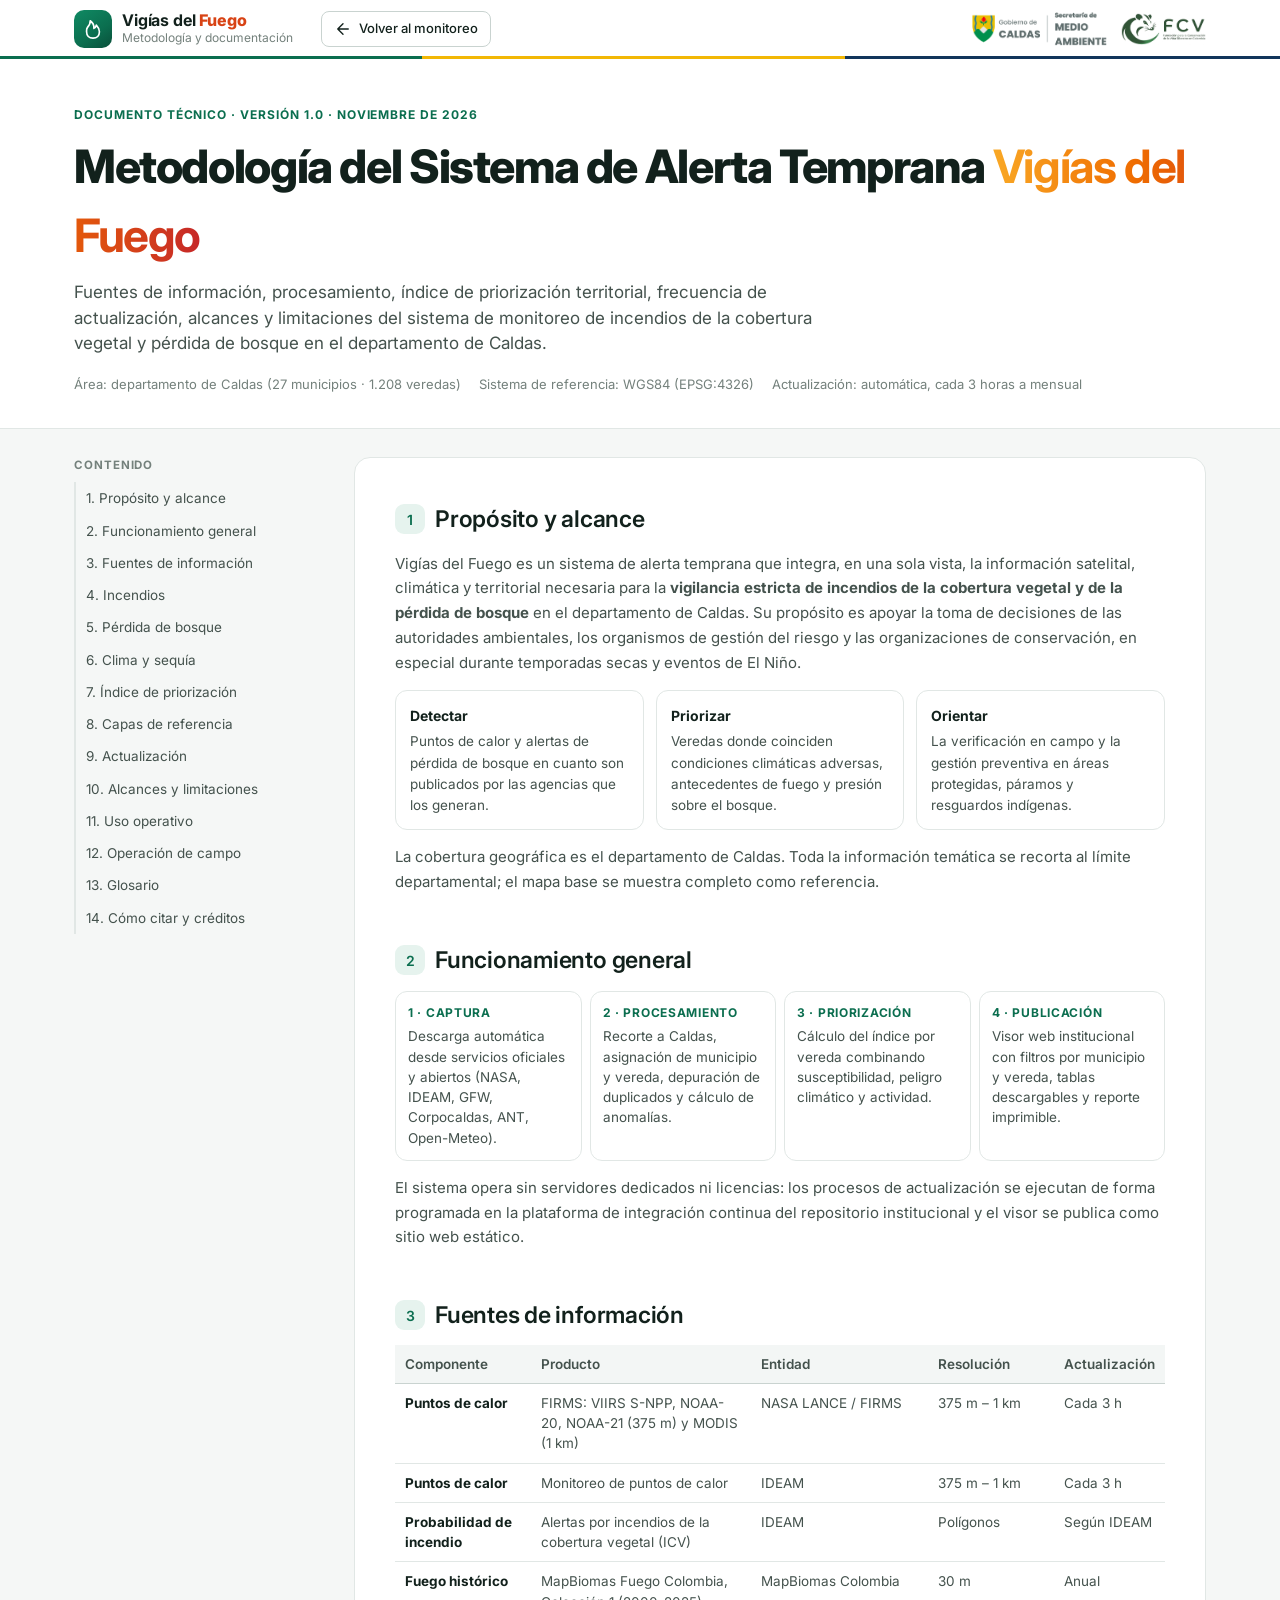
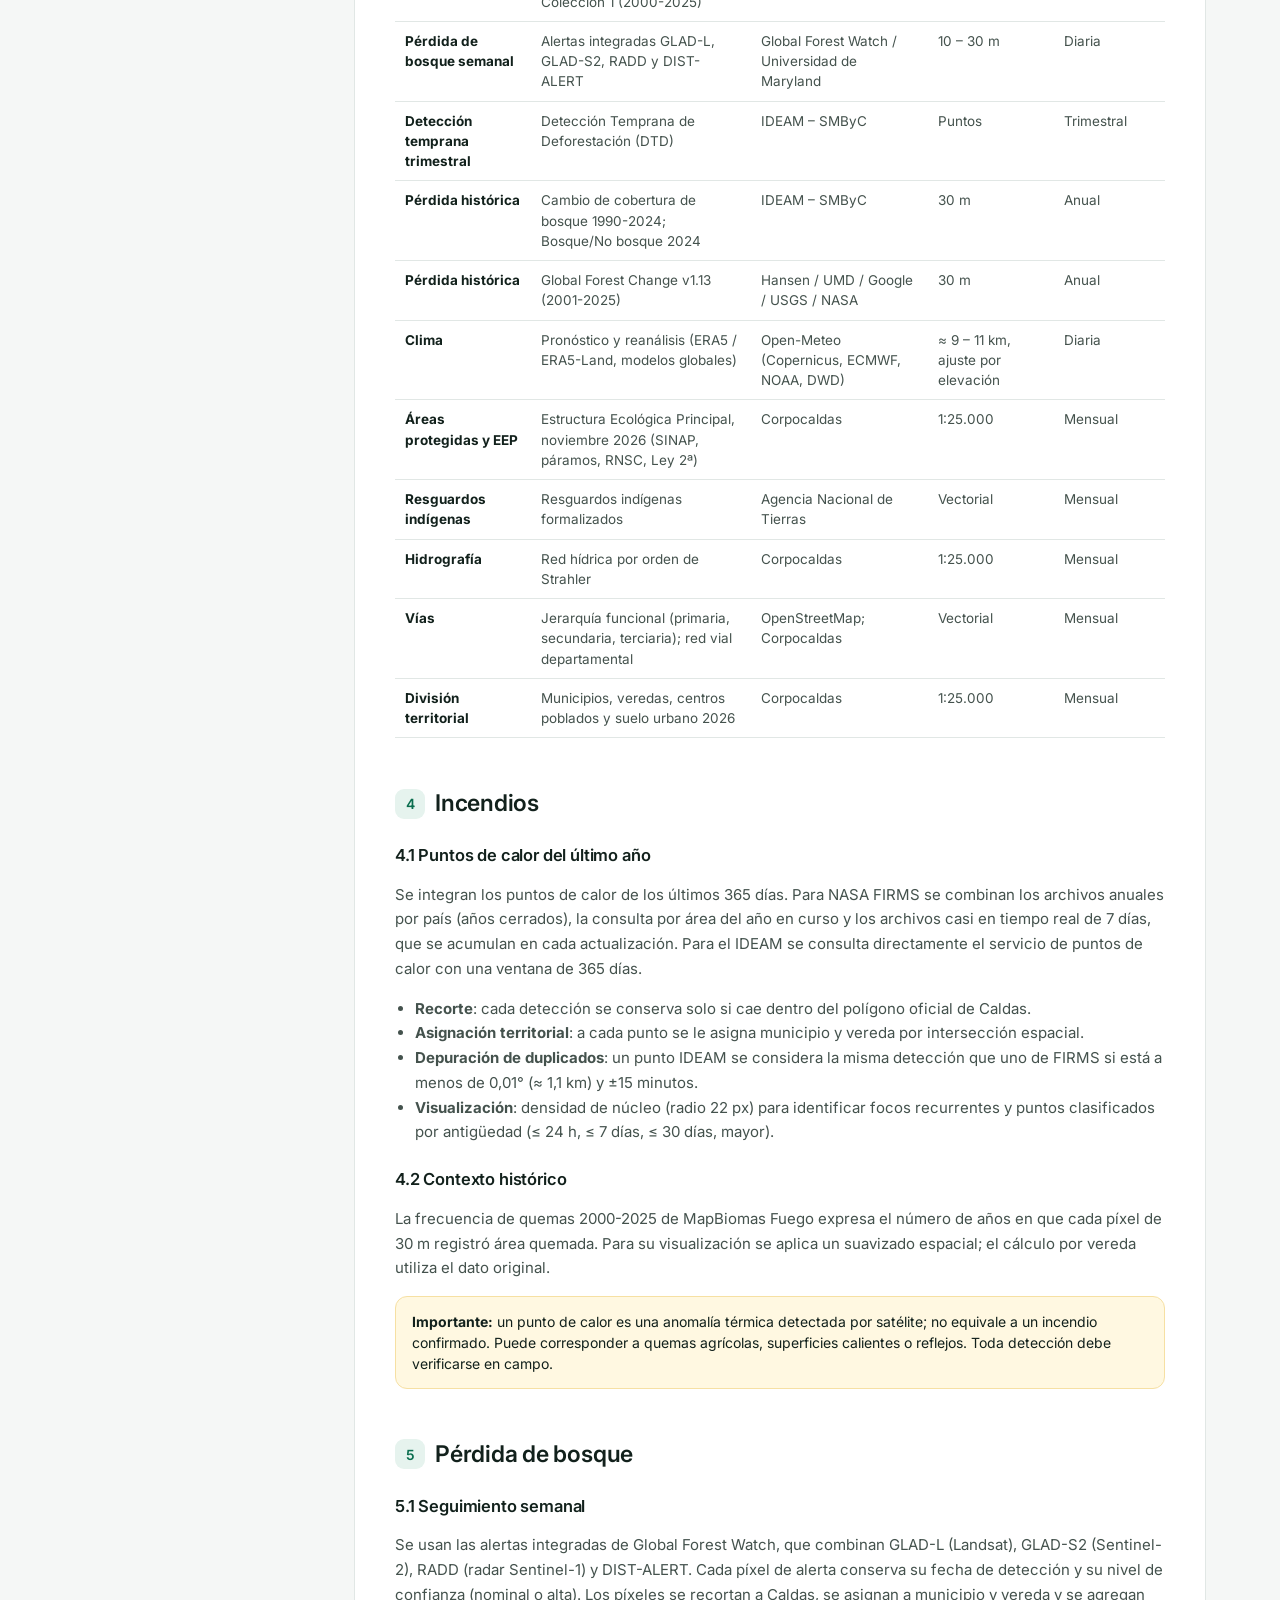
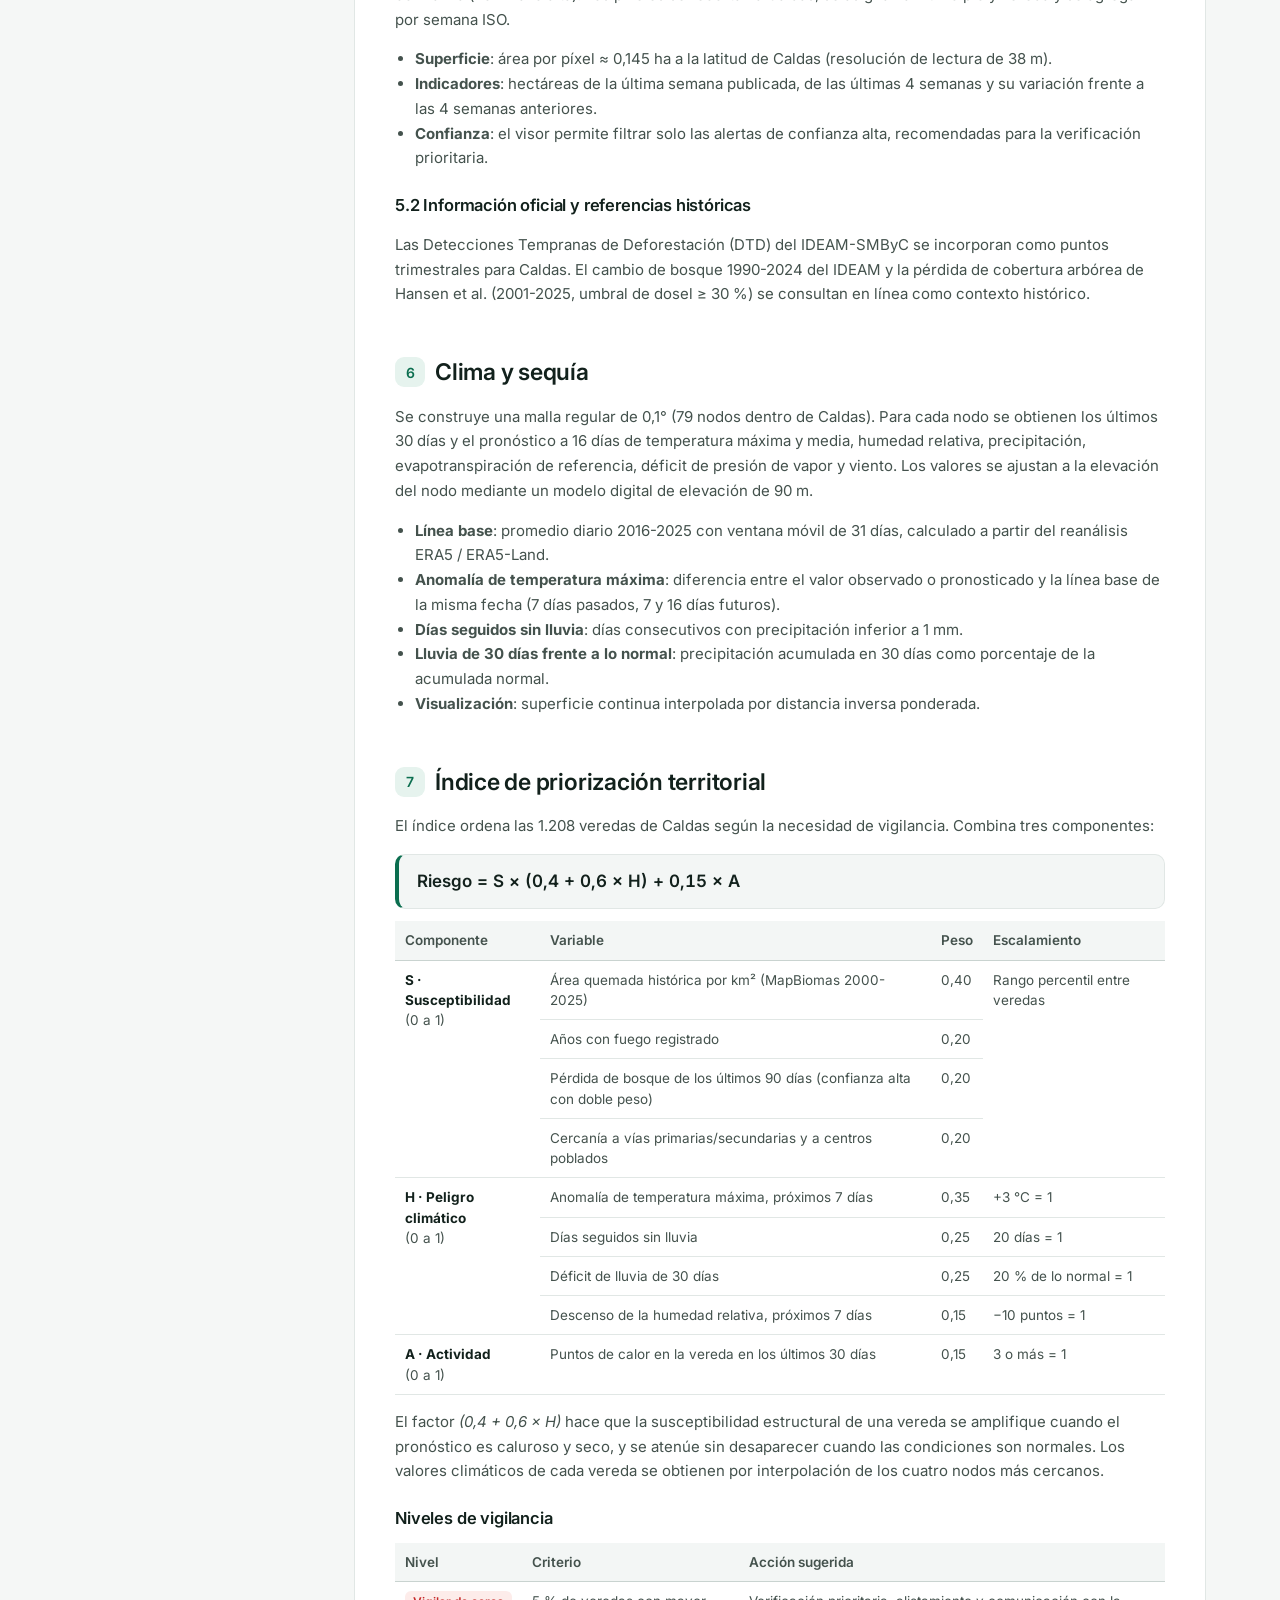
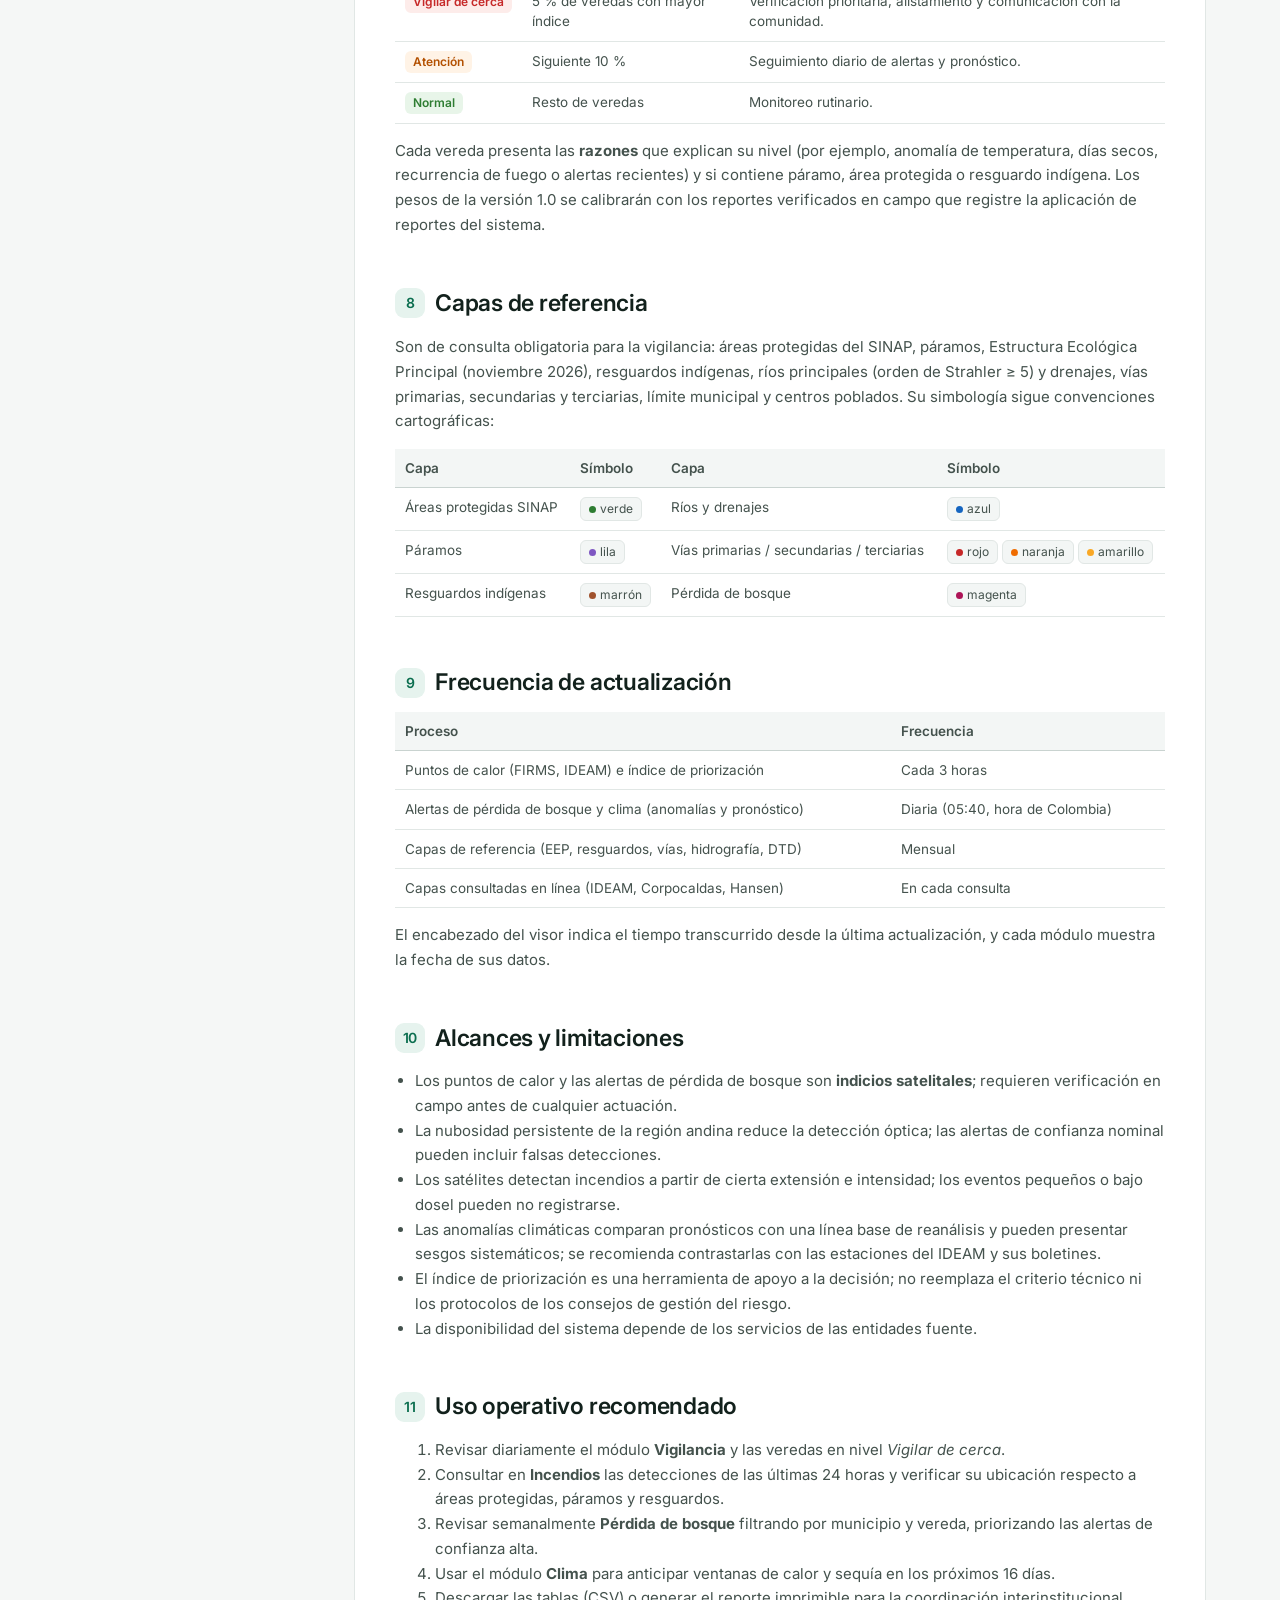
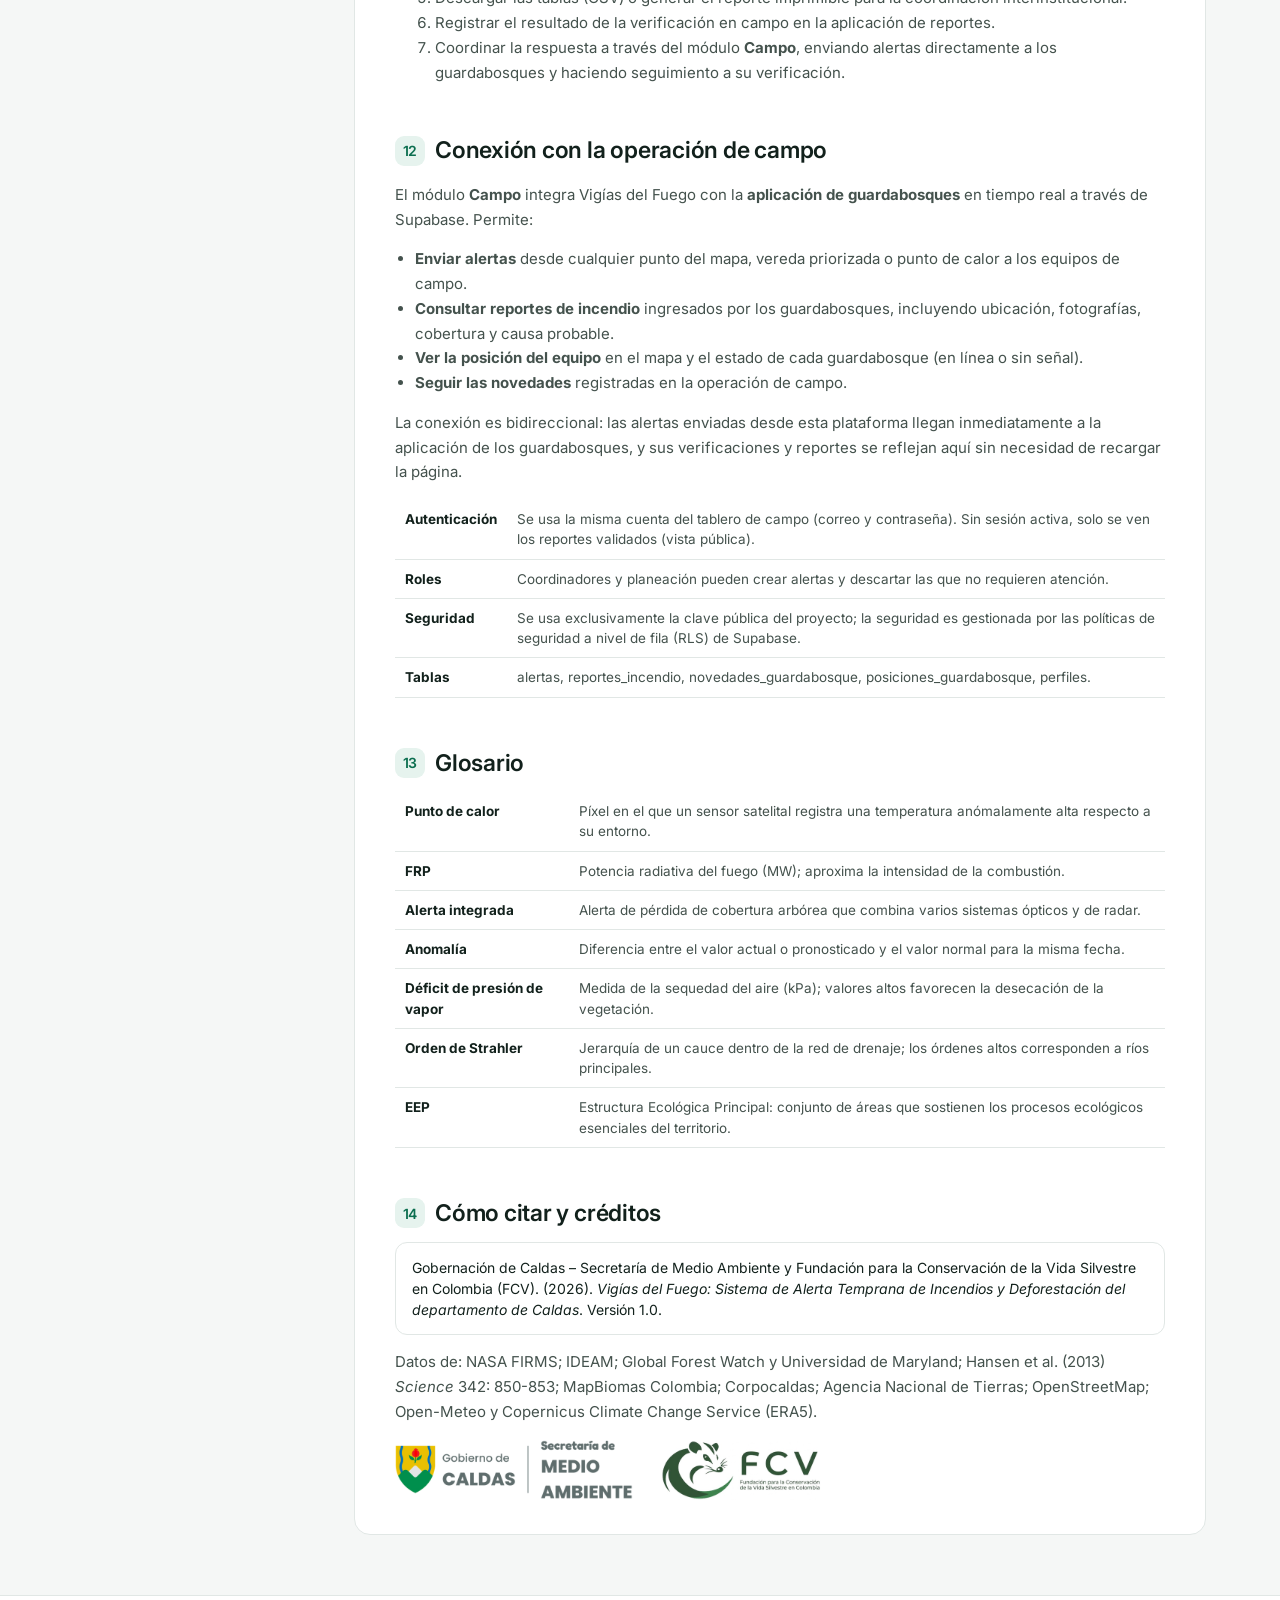
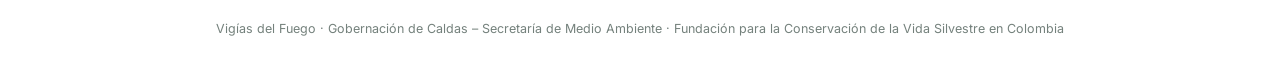
<file: metodologia.html>
<!doctype html>
<html lang="es">
<head>
<meta charset="utf-8">
<meta name="viewport" content="width=device-width, initial-scale=1">
<title>Metodología · Vigías del Fuego</title>
<meta name="description" content="Metodología, fuentes de información, procesamiento, índice de priorización y limitaciones del Sistema de Alerta Temprana de Incendios y Deforestación Vigías del Fuego.">
<meta name="theme-color" content="#0b6e4f">
<link rel="icon" href="data:image/svg+xml,%3Csvg xmlns='http://www.w3.org/2000/svg' viewBox='0 0 24 24'%3E%3Crect width='24' height='24' rx='6' fill='%230b6e4f'/%3E%3Cpath d='M12 20c3.3 0 5.3-2.3 5.3-5.3 0-2.3-1.2-4-2.6-5.5-.3 1.4-1 2.3-2 2.7.2-2.5-1-4.8-3-6.2.2 2.4-1 4-2.3 5.4C6.5 12.3 6.7 13.2 6.7 14.7c0 3 2 5.3 5.3 5.3Z' fill='%23fff'/%3E%3C/svg%3E">
<link rel="preconnect" href="https://fonts.googleapis.com">
<link rel="stylesheet" href="https://fonts.googleapis.com/css2?family=Inter:wght@400;500;600;700;800&display=swap">
<link rel="stylesheet" href="app/sat.css">
<link rel="stylesheet" href="app/portada.css">
<style>
  body { background: var(--bg); overflow: auto; }
  .doc-top { position: sticky; top: 0; z-index: 10; background: rgba(255,255,255,.94); backdrop-filter: blur(8px); border-bottom: 1px solid var(--line); }
  .doc-top .in { max-width: 1180px; margin: 0 auto; display: flex; align-items: center; gap: 16px; padding: 10px 24px; }
  .doc-top .logos { margin-left: auto; display: flex; align-items: center; gap: 14px; }
  .doc-top .logos img { height: 34px; } .doc-top .logos img + img { height: 32px; }
  .doc-top::after { content: ""; position: absolute; left: 0; right: 0; bottom: -1px; height: 3px; background: linear-gradient(90deg, var(--brand) 0 33%, #f2b705 33% 66%, var(--navy) 66%); }
  .portadilla { background: #fff; border-bottom: 1px solid var(--line); }
  .portadilla .in { max-width: 1180px; margin: 0 auto; padding: 44px 24px 34px; }
  .portadilla small { color: var(--brand); font-weight: 700; letter-spacing: .08em; text-transform: uppercase; font-size: 12px; }
  .portadilla h1 { font-size: clamp(30px, 4vw, 46px); letter-spacing: -.03em; font-weight: 800; margin: 8px 0 10px; }
  .portadilla h1 b { background: linear-gradient(90deg, #f9a825, #ef6c00 45%, #c62828); -webkit-background-clip: text; background-clip: text; color: transparent; }
  .portadilla p { font-size: 17px; color: var(--ink-2); max-width: 760px; margin: 0; }
  .portadilla .meta { display: flex; gap: 18px; flex-wrap: wrap; margin-top: 18px; font-size: 13px; color: var(--ink-3); }
  .doc { max-width: 1180px; margin: 0 auto; display: grid; grid-template-columns: 240px 1fr; gap: 40px; padding: 28px 24px 60px; }
  .indice { position: sticky; top: 84px; align-self: start; font-size: 13.5px; }
  .indice b { display: block; font-size: 11.5px; letter-spacing: .08em; text-transform: uppercase; color: var(--ink-3); margin-bottom: 8px; }
  .indice a { display: block; padding: 6px 10px; border-left: 2px solid var(--line); color: var(--ink-2); text-decoration: none; transition: border-color .15s, color .15s, background .15s; }
  .indice a:hover { color: var(--brand); border-left-color: var(--brand); background: var(--brand-tint); }
  article { background: #fff; border: 1px solid var(--line); border-radius: 16px; padding: 34px 40px; min-width: 0; }
  article h2 { font-size: 23px; margin: 38px 0 12px; padding-top: 10px; scroll-margin-top: 90px; display: flex; align-items: center; gap: 10px; }
  article h2:first-child { margin-top: 0; }
  article h2 .nro { width: 30px; height: 30px; border-radius: 9px; background: var(--brand-tint); color: var(--brand); display: grid; place-items: center; font-size: 14px; flex: none; }
  article h3 { font-size: 16.5px; margin: 22px 0 8px; }
  article p, article li { font-size: 15px; line-height: 1.65; color: var(--ink-2); }
  article ul { padding-left: 20px; }
  article table { width: 100%; border-collapse: collapse; font-size: 13.5px; margin: 12px 0 6px; }
  article th { text-align: left; background: var(--surface-2); color: var(--ink-2); font-weight: 600; padding: 9px 10px; border-bottom: 1px solid var(--line-strong); }
  article td { padding: 9px 10px; border-bottom: 1px solid var(--line); vertical-align: top; color: var(--ink-2); }
  article td b { color: var(--ink); }
  .formula { background: var(--surface-2); border: 1px solid var(--line); border-left: 4px solid var(--brand); border-radius: 10px; padding: 14px 18px; font-size: 17px; font-weight: 600; color: var(--ink); margin: 12px 0; font-variant-numeric: tabular-nums; }
  .caja { border: 1px solid var(--line); border-radius: 12px; padding: 14px 16px; margin: 12px 0; background: #fff; }
  .caja.aviso { background: #fff8e1; border-color: #f6e0a3; }
  .tarjetas3 { display: grid; grid-template-columns: repeat(3, 1fr); gap: 12px; margin: 14px 0; }
  .tarjetas3 div { border: 1px solid var(--line); border-radius: 12px; padding: 14px; }
  .tarjetas3 b { display: block; color: var(--ink); margin-bottom: 4px; }
  .tarjetas3 span { font-size: 13.5px; color: var(--ink-2); line-height: 1.5; }
  .flujo { display: flex; align-items: stretch; gap: 8px; margin: 14px 0; flex-wrap: wrap; }
  .flujo div { flex: 1 1 140px; border: 1px solid var(--line); border-radius: 12px; padding: 12px; font-size: 13.5px; color: var(--ink-2); background: var(--surface); position: relative; }
  .flujo div b { display: block; color: var(--brand); font-size: 12px; text-transform: uppercase; letter-spacing: .06em; margin-bottom: 4px; }
  .creditos { display: flex; align-items: center; gap: 28px; flex-wrap: wrap; margin-top: 10px; }
  .creditos img { height: 60px; }
  .pie-doc { text-align: center; font-size: 12.5px; color: var(--ink-3); padding: 24px; border-top: 1px solid var(--line); background: #fff; }
  code { background: var(--surface-2); border: 1px solid var(--line); border-radius: 5px; padding: 1px 5px; font-size: .9em; }
  @media (max-width: 900px) { .doc { grid-template-columns: 1fr; } .indice { position: static; } article { padding: 22px 18px; } .tarjetas3 { grid-template-columns: 1fr; } .doc-top .logos img { height: 26px; } }
  @media print { .doc-top, .indice { display: none; } .doc { grid-template-columns: 1fr; } article { border: 0; } }
</style>
</head>
<body>
<header class="doc-top"><div class="in">
  <a href="index.html" class="marca" style="text-decoration:none;color:inherit">
    <div class="logo"><svg class="i" viewBox="0 0 24 24"><path d="M12 22c4.4 0 7-3 7-7 0-3-1.6-5.4-3.4-7.3-.4 1.8-1.4 3.1-2.6 3.6.2-3.3-1.3-6.4-4-8.3.3 3.2-1.4 5.3-3 7.2C4.7 11.8 5 13 5 15c0 4 2.6 7 7 7Z"/></svg></div>
    <div><h1>Vigías del <b>Fuego</b></h1><div class="sub">Metodología y documentación</div></div>
  </a>
  <a class="btn" href="index.html#m=vigilancia&entrar=1" style="margin-left:12px"><svg class="i" viewBox="0 0 24 24"><path d="M19 12H5M12 19l-7-7 7-7"/></svg>Volver al monitoreo</a>
  <div class="logos"><img src="app/img/logo-gobernacion.png" alt="Gobierno de Caldas · Secretaría de Medio Ambiente"><img src="app/img/logo-fcv.png" alt="FCV"></div>
</div></header>

<section class="portadilla"><div class="in">
  <small>Documento técnico · versión 1.0 · noviembre de 2026</small>
  <h1>Metodología del Sistema de Alerta Temprana <b>Vigías del Fuego</b></h1>
  <p>Fuentes de información, procesamiento, índice de priorización territorial, frecuencia de actualización, alcances y limitaciones del sistema de monitoreo de incendios de la cobertura vegetal y pérdida de bosque en el departamento de Caldas.</p>
  <div class="meta"><span>Área: departamento de Caldas (27 municipios · 1.208 veredas)</span><span>Sistema de referencia: WGS84 (EPSG:4326)</span><span>Actualización: automática, cada 3 horas a mensual</span></div>
</div></section>

<div class="doc">
  <nav class="indice"><b>Contenido</b>
    <a href="#proposito">1. Propósito y alcance</a><a href="#arquitectura">2. Funcionamiento general</a><a href="#fuentes">3. Fuentes de información</a>
    <a href="#incendios">4. Incendios</a><a href="#deforestacion">5. Pérdida de bosque</a><a href="#clima">6. Clima y sequía</a>
    <a href="#indice">7. Índice de priorización</a><a href="#capas">8. Capas de referencia</a><a href="#actualizacion">9. Actualización</a>
    <a href="#limitaciones">10. Alcances y limitaciones</a><a href="#protocolo">11. Uso operativo</a><a href="#campo">12. Operación de campo</a><a href="#glosario">13. Glosario</a><a href="#citar">14. Cómo citar y créditos</a>
  </nav>
  <article>
    <h2 id="proposito"><span class="nro">1</span>Propósito y alcance</h2>
    <p>Vigías del Fuego es un sistema de alerta temprana que integra, en una sola vista, la información satelital, climática y territorial necesaria para la <b>vigilancia estricta de incendios de la cobertura vegetal y de la pérdida de bosque</b> en el departamento de Caldas. Su propósito es apoyar la toma de decisiones de las autoridades ambientales, los organismos de gestión del riesgo y las organizaciones de conservación, en especial durante temporadas secas y eventos de El Niño.</p>
    <div class="tarjetas3">
      <div><b>Detectar</b><span>Puntos de calor y alertas de pérdida de bosque en cuanto son publicados por las agencias que los generan.</span></div>
      <div><b>Priorizar</b><span>Veredas donde coinciden condiciones climáticas adversas, antecedentes de fuego y presión sobre el bosque.</span></div>
      <div><b>Orientar</b><span>La verificación en campo y la gestión preventiva en áreas protegidas, páramos y resguardos indígenas.</span></div>
    </div>
    <p>La cobertura geográfica es el departamento de Caldas. Toda la información temática se recorta al límite departamental; el mapa base se muestra completo como referencia.</p>

    <h2 id="arquitectura"><span class="nro">2</span>Funcionamiento general</h2>
    <div class="flujo">
      <div><b>1 · Captura</b>Descarga automática desde servicios oficiales y abiertos (NASA, IDEAM, GFW, Corpocaldas, ANT, Open-Meteo).</div>
      <div><b>2 · Procesamiento</b>Recorte a Caldas, asignación de municipio y vereda, depuración de duplicados y cálculo de anomalías.</div>
      <div><b>3 · Priorización</b>Cálculo del índice por vereda combinando susceptibilidad, peligro climático y actividad.</div>
      <div><b>4 · Publicación</b>Visor web institucional con filtros por municipio y vereda, tablas descargables y reporte imprimible.</div>
    </div>
    <p>El sistema opera sin servidores dedicados ni licencias: los procesos de actualización se ejecutan de forma programada en la plataforma de integración continua del repositorio institucional y el visor se publica como sitio web estático.</p>

    <h2 id="fuentes"><span class="nro">3</span>Fuentes de información</h2>
    <table>
      <thead><tr><th>Componente</th><th>Producto</th><th>Entidad</th><th>Resolución</th><th>Actualización</th></tr></thead>
      <tbody>
        <tr><td><b>Puntos de calor</b></td><td>FIRMS: VIIRS S-NPP, NOAA-20, NOAA-21 (375 m) y MODIS (1 km)</td><td>NASA LANCE / FIRMS</td><td>375 m – 1 km</td><td>Cada 3 h</td></tr>
        <tr><td><b>Puntos de calor</b></td><td>Monitoreo de puntos de calor</td><td>IDEAM</td><td>375 m – 1 km</td><td>Cada 3 h</td></tr>
        <tr><td><b>Probabilidad de incendio</b></td><td>Alertas por incendios de la cobertura vegetal (ICV)</td><td>IDEAM</td><td>Polígonos</td><td>Según IDEAM</td></tr>
        <tr><td><b>Fuego histórico</b></td><td>MapBiomas Fuego Colombia, Colección 1 (2000-2025)</td><td>MapBiomas Colombia</td><td>30 m</td><td>Anual</td></tr>
        <tr><td><b>Pérdida de bosque semanal</b></td><td>Alertas integradas GLAD-L, GLAD-S2, RADD y DIST-ALERT</td><td>Global Forest Watch / Universidad de Maryland</td><td>10 – 30 m</td><td>Diaria</td></tr>
        <tr><td><b>Detección temprana trimestral</b></td><td>Detección Temprana de Deforestación (DTD)</td><td>IDEAM – SMByC</td><td>Puntos</td><td>Trimestral</td></tr>
        <tr><td><b>Pérdida histórica</b></td><td>Cambio de cobertura de bosque 1990-2024; Bosque/No bosque 2024</td><td>IDEAM – SMByC</td><td>30 m</td><td>Anual</td></tr>
        <tr><td><b>Pérdida histórica</b></td><td>Global Forest Change v1.13 (2001-2025)</td><td>Hansen / UMD / Google / USGS / NASA</td><td>30 m</td><td>Anual</td></tr>
        <tr><td><b>Clima</b></td><td>Pronóstico y reanálisis (ERA5 / ERA5-Land, modelos globales)</td><td>Open-Meteo (Copernicus, ECMWF, NOAA, DWD)</td><td>≈ 9 – 11 km, ajuste por elevación</td><td>Diaria</td></tr>
        <tr><td><b>Áreas protegidas y EEP</b></td><td>Estructura Ecológica Principal, noviembre 2026 (SINAP, páramos, RNSC, Ley 2ª)</td><td>Corpocaldas</td><td>1:25.000</td><td>Mensual</td></tr>
        <tr><td><b>Resguardos indígenas</b></td><td>Resguardos indígenas formalizados</td><td>Agencia Nacional de Tierras</td><td>Vectorial</td><td>Mensual</td></tr>
        <tr><td><b>Hidrografía</b></td><td>Red hídrica por orden de Strahler</td><td>Corpocaldas</td><td>1:25.000</td><td>Mensual</td></tr>
        <tr><td><b>Vías</b></td><td>Jerarquía funcional (primaria, secundaria, terciaria); red vial departamental</td><td>OpenStreetMap; Corpocaldas</td><td>Vectorial</td><td>Mensual</td></tr>
        <tr><td><b>División territorial</b></td><td>Municipios, veredas, centros poblados y suelo urbano 2026</td><td>Corpocaldas</td><td>1:25.000</td><td>Mensual</td></tr>
      </tbody>
    </table>

    <h2 id="incendios"><span class="nro">4</span>Incendios</h2>
    <h3>4.1 Puntos de calor del último año</h3>
    <p>Se integran los puntos de calor de los últimos 365 días. Para NASA FIRMS se combinan los archivos anuales por país (años cerrados), la consulta por área del año en curso y los archivos casi en tiempo real de 7 días, que se acumulan en cada actualización. Para el IDEAM se consulta directamente el servicio de puntos de calor con una ventana de 365 días.</p>
    <ul>
      <li><b>Recorte</b>: cada detección se conserva solo si cae dentro del polígono oficial de Caldas.</li>
      <li><b>Asignación territorial</b>: a cada punto se le asigna municipio y vereda por intersección espacial.</li>
      <li><b>Depuración de duplicados</b>: un punto IDEAM se considera la misma detección que uno de FIRMS si está a menos de 0,01° (≈ 1,1 km) y ±15 minutos.</li>
      <li><b>Visualización</b>: densidad de núcleo (radio 22 px) para identificar focos recurrentes y puntos clasificados por antigüedad (≤ 24 h, ≤ 7 días, ≤ 30 días, mayor).</li>
    </ul>
    <h3>4.2 Contexto histórico</h3>
    <p>La frecuencia de quemas 2000-2025 de MapBiomas Fuego expresa el número de años en que cada píxel de 30 m registró área quemada. Para su visualización se aplica un suavizado espacial; el cálculo por vereda utiliza el dato original.</p>
    <div class="caja aviso"><b>Importante:</b> un punto de calor es una anomalía térmica detectada por satélite; no equivale a un incendio confirmado. Puede corresponder a quemas agrícolas, superficies calientes o reflejos. Toda detección debe verificarse en campo.</div>

    <h2 id="deforestacion"><span class="nro">5</span>Pérdida de bosque</h2>
    <h3>5.1 Seguimiento semanal</h3>
    <p>Se usan las alertas integradas de Global Forest Watch, que combinan GLAD-L (Landsat), GLAD-S2 (Sentinel-2), RADD (radar Sentinel-1) y DIST-ALERT. Cada píxel de alerta conserva su fecha de detección y su nivel de confianza (nominal o alta). Los píxeles se recortan a Caldas, se asignan a municipio y vereda y se agregan por semana ISO.</p>
    <ul>
      <li><b>Superficie</b>: área por píxel ≈ 0,145 ha a la latitud de Caldas (resolución de lectura de 38 m).</li>
      <li><b>Indicadores</b>: hectáreas de la última semana publicada, de las últimas 4 semanas y su variación frente a las 4 semanas anteriores.</li>
      <li><b>Confianza</b>: el visor permite filtrar solo las alertas de confianza alta, recomendadas para la verificación prioritaria.</li>
    </ul>
    <h3>5.2 Información oficial y referencias históricas</h3>
    <p>Las Detecciones Tempranas de Deforestación (DTD) del IDEAM-SMByC se incorporan como puntos trimestrales para Caldas. El cambio de bosque 1990-2024 del IDEAM y la pérdida de cobertura arbórea de Hansen et al. (2001-2025, umbral de dosel ≥ 30 %) se consultan en línea como contexto histórico.</p>

    <h2 id="clima"><span class="nro">6</span>Clima y sequía</h2>
    <p>Se construye una malla regular de 0,1° (79 nodos dentro de Caldas). Para cada nodo se obtienen los últimos 30 días y el pronóstico a 16 días de temperatura máxima y media, humedad relativa, precipitación, evapotranspiración de referencia, déficit de presión de vapor y viento. Los valores se ajustan a la elevación del nodo mediante un modelo digital de elevación de 90 m.</p>
    <ul>
      <li><b>Línea base</b>: promedio diario 2016-2025 con ventana móvil de 31 días, calculado a partir del reanálisis ERA5 / ERA5-Land.</li>
      <li><b>Anomalía de temperatura máxima</b>: diferencia entre el valor observado o pronosticado y la línea base de la misma fecha (7 días pasados, 7 y 16 días futuros).</li>
      <li><b>Días seguidos sin lluvia</b>: días consecutivos con precipitación inferior a 1 mm.</li>
      <li><b>Lluvia de 30 días frente a lo normal</b>: precipitación acumulada en 30 días como porcentaje de la acumulada normal.</li>
      <li><b>Visualización</b>: superficie continua interpolada por distancia inversa ponderada.</li>
    </ul>

    <h2 id="indice"><span class="nro">7</span>Índice de priorización territorial</h2>
    <p>El índice ordena las 1.208 veredas de Caldas según la necesidad de vigilancia. Combina tres componentes:</p>
    <div class="formula">Riesgo = S × (0,4 + 0,6 × H) + 0,15 × A</div>
    <table>
      <thead><tr><th>Componente</th><th>Variable</th><th>Peso</th><th>Escalamiento</th></tr></thead>
      <tbody>
        <tr><td rowspan="4"><b>S · Susceptibilidad</b><br>(0 a 1)</td><td>Área quemada histórica por km² (MapBiomas 2000-2025)</td><td>0,40</td><td rowspan="4">Rango percentil entre veredas</td></tr>
        <tr><td>Años con fuego registrado</td><td>0,20</td></tr>
        <tr><td>Pérdida de bosque de los últimos 90 días (confianza alta con doble peso)</td><td>0,20</td></tr>
        <tr><td>Cercanía a vías primarias/secundarias y a centros poblados</td><td>0,20</td></tr>
        <tr><td rowspan="4"><b>H · Peligro climático</b><br>(0 a 1)</td><td>Anomalía de temperatura máxima, próximos 7 días</td><td>0,35</td><td>+3 °C = 1</td></tr>
        <tr><td>Días seguidos sin lluvia</td><td>0,25</td><td>20 días = 1</td></tr>
        <tr><td>Déficit de lluvia de 30 días</td><td>0,25</td><td>20 % de lo normal = 1</td></tr>
        <tr><td>Descenso de la humedad relativa, próximos 7 días</td><td>0,15</td><td>−10 puntos = 1</td></tr>
        <tr><td><b>A · Actividad</b><br>(0 a 1)</td><td>Puntos de calor en la vereda en los últimos 30 días</td><td>0,15</td><td>3 o más = 1</td></tr>
      </tbody>
    </table>
    <p>El factor <i>(0,4 + 0,6 × H)</i> hace que la susceptibilidad estructural de una vereda se amplifique cuando el pronóstico es caluroso y seco, y se atenúe sin desaparecer cuando las condiciones son normales. Los valores climáticos de cada vereda se obtienen por interpolación de los cuatro nodos más cercanos.</p>
    <h3>Niveles de vigilancia</h3>
    <table>
      <thead><tr><th>Nivel</th><th>Criterio</th><th>Acción sugerida</th></tr></thead>
      <tbody>
        <tr><td><span class="estado vigilar">Vigilar de cerca</span></td><td>5 % de veredas con mayor índice</td><td>Verificación prioritaria, alistamiento y comunicación con la comunidad.</td></tr>
        <tr><td><span class="estado atencion">Atención</span></td><td>Siguiente 10 %</td><td>Seguimiento diario de alertas y pronóstico.</td></tr>
        <tr><td><span class="estado normal">Normal</span></td><td>Resto de veredas</td><td>Monitoreo rutinario.</td></tr>
      </tbody>
    </table>
    <p>Cada vereda presenta las <b>razones</b> que explican su nivel (por ejemplo, anomalía de temperatura, días secos, recurrencia de fuego o alertas recientes) y si contiene páramo, área protegida o resguardo indígena. Los pesos de la versión 1.0 se calibrarán con los reportes verificados en campo que registre la aplicación de reportes del sistema.</p>

    <h2 id="capas"><span class="nro">8</span>Capas de referencia</h2>
    <p>Son de consulta obligatoria para la vigilancia: áreas protegidas del SINAP, páramos, Estructura Ecológica Principal (noviembre 2026), resguardos indígenas, ríos principales (orden de Strahler ≥ 5) y drenajes, vías primarias, secundarias y terciarias, límite municipal y centros poblados. Su simbología sigue convenciones cartográficas:</p>
    <table>
      <thead><tr><th>Capa</th><th>Símbolo</th><th>Capa</th><th>Símbolo</th></tr></thead>
      <tbody>
        <tr><td>Áreas protegidas SINAP</td><td><span class="chip"><i style="background:#2e7d32"></i>verde</span></td><td>Ríos y drenajes</td><td><span class="chip"><i style="background:#1565c0"></i>azul</span></td></tr>
        <tr><td>Páramos</td><td><span class="chip"><i style="background:#7e57c2"></i>lila</span></td><td>Vías primarias / secundarias / terciarias</td><td><span class="chip"><i style="background:#c62828"></i>rojo</span> <span class="chip"><i style="background:#ef6c00"></i>naranja</span> <span class="chip"><i style="background:#f9a825"></i>amarillo</span></td></tr>
        <tr><td>Resguardos indígenas</td><td><span class="chip"><i style="background:#a0522d"></i>marrón</span></td><td>Pérdida de bosque</td><td><span class="chip"><i style="background:#ad1457"></i>magenta</span></td></tr>
      </tbody>
    </table>

    <h2 id="actualizacion"><span class="nro">9</span>Frecuencia de actualización</h2>
    <table>
      <thead><tr><th>Proceso</th><th>Frecuencia</th></tr></thead>
      <tbody>
        <tr><td>Puntos de calor (FIRMS, IDEAM) e índice de priorización</td><td>Cada 3 horas</td></tr>
        <tr><td>Alertas de pérdida de bosque y clima (anomalías y pronóstico)</td><td>Diaria (05:40, hora de Colombia)</td></tr>
        <tr><td>Capas de referencia (EEP, resguardos, vías, hidrografía, DTD)</td><td>Mensual</td></tr>
        <tr><td>Capas consultadas en línea (IDEAM, Corpocaldas, Hansen)</td><td>En cada consulta</td></tr>
      </tbody>
    </table>
    <p>El encabezado del visor indica el tiempo transcurrido desde la última actualización, y cada módulo muestra la fecha de sus datos.</p>

    <h2 id="limitaciones"><span class="nro">10</span>Alcances y limitaciones</h2>
    <ul>
      <li>Los puntos de calor y las alertas de pérdida de bosque son <b>indicios satelitales</b>; requieren verificación en campo antes de cualquier actuación.</li>
      <li>La nubosidad persistente de la región andina reduce la detección óptica; las alertas de confianza nominal pueden incluir falsas detecciones.</li>
      <li>Los satélites detectan incendios a partir de cierta extensión e intensidad; los eventos pequeños o bajo dosel pueden no registrarse.</li>
      <li>Las anomalías climáticas comparan pronósticos con una línea base de reanálisis y pueden presentar sesgos sistemáticos; se recomienda contrastarlas con las estaciones del IDEAM y sus boletines.</li>
      <li>El índice de priorización es una herramienta de apoyo a la decisión; no reemplaza el criterio técnico ni los protocolos de los consejos de gestión del riesgo.</li>
      <li>La disponibilidad del sistema depende de los servicios de las entidades fuente.</li>
    </ul>

    <h2 id="protocolo"><span class="nro">11</span>Uso operativo recomendado</h2>
    <ol>
      <li>Revisar diariamente el módulo <b>Vigilancia</b> y las veredas en nivel <i>Vigilar de cerca</i>.</li>
      <li>Consultar en <b>Incendios</b> las detecciones de las últimas 24 horas y verificar su ubicación respecto a áreas protegidas, páramos y resguardos.</li>
      <li>Revisar semanalmente <b>Pérdida de bosque</b> filtrando por municipio y vereda, priorizando las alertas de confianza alta.</li>
      <li>Usar el módulo <b>Clima</b> para anticipar ventanas de calor y sequía en los próximos 16 días.</li>
      <li>Descargar las tablas (CSV) o generar el reporte imprimible para la coordinación interinstitucional.</li>
      <li>Registrar el resultado de la verificación en campo en la aplicación de reportes.</li>
      <li>Coordinar la respuesta a través del módulo <b>Campo</b>, enviando alertas directamente a los guardabosques y haciendo seguimiento a su verificación.</li>
    </ol>

    <h2 id="campo"><span class="nro">12</span>Conexión con la operación de campo</h2>
    <p>El módulo <b>Campo</b> integra Vigías del Fuego con la <b>aplicación de guardabosques</b> en tiempo real a través de Supabase. Permite:</p>
    <ul>
      <li><b>Enviar alertas</b> desde cualquier punto del mapa, vereda priorizada o punto de calor a los equipos de campo.</li>
      <li><b>Consultar reportes de incendio</b> ingresados por los guardabosques, incluyendo ubicación, fotografías, cobertura y causa probable.</li>
      <li><b>Ver la posición del equipo</b> en el mapa y el estado de cada guardabosque (en línea o sin señal).</li>
      <li><b>Seguir las novedades</b> registradas en la operación de campo.</li>
    </ul>
    <p>La conexión es bidireccional: las alertas enviadas desde esta plataforma llegan inmediatamente a la aplicación de los guardabosques, y sus verificaciones y reportes se reflejan aquí sin necesidad de recargar la página.</p>
    <table><tbody>
      <tr><td><b>Autenticación</b></td><td>Se usa la misma cuenta del tablero de campo (correo y contraseña). Sin sesión activa, solo se ven los reportes validados (vista pública).</td></tr>
      <tr><td><b>Roles</b></td><td>Coordinadores y planeación pueden crear alertas y descartar las que no requieren atención.</td></tr>
      <tr><td><b>Seguridad</b></td><td>Se usa exclusivamente la clave pública del proyecto; la seguridad es gestionada por las políticas de seguridad a nivel de fila (RLS) de Supabase.</td></tr>
      <tr><td><b>Tablas</b></td><td>alertas, reportes_incendio, novedades_guardabosque, posiciones_guardabosque, perfiles.</td></tr>
    </tbody></table>

    <h2 id="glosario"><span class="nro">13</span>Glosario</h2>
    <table><tbody>
      <tr><td><b>Punto de calor</b></td><td>Píxel en el que un sensor satelital registra una temperatura anómalamente alta respecto a su entorno.</td></tr>
      <tr><td><b>FRP</b></td><td>Potencia radiativa del fuego (MW); aproxima la intensidad de la combustión.</td></tr>
      <tr><td><b>Alerta integrada</b></td><td>Alerta de pérdida de cobertura arbórea que combina varios sistemas ópticos y de radar.</td></tr>
      <tr><td><b>Anomalía</b></td><td>Diferencia entre el valor actual o pronosticado y el valor normal para la misma fecha.</td></tr>
      <tr><td><b>Déficit de presión de vapor</b></td><td>Medida de la sequedad del aire (kPa); valores altos favorecen la desecación de la vegetación.</td></tr>
      <tr><td><b>Orden de Strahler</b></td><td>Jerarquía de un cauce dentro de la red de drenaje; los órdenes altos corresponden a ríos principales.</td></tr>
      <tr><td><b>EEP</b></td><td>Estructura Ecológica Principal: conjunto de áreas que sostienen los procesos ecológicos esenciales del territorio.</td></tr>
    </tbody></table>

    <h2 id="citar"><span class="nro">14</span>Cómo citar y créditos</h2>
    <div class="caja">Gobernación de Caldas – Secretaría de Medio Ambiente y Fundación para la Conservación de la Vida Silvestre en Colombia (FCV). (2026). <i>Vigías del Fuego: Sistema de Alerta Temprana de Incendios y Deforestación del departamento de Caldas</i>. Versión 1.0.</div>
    <p>Datos de: NASA FIRMS; IDEAM; Global Forest Watch y Universidad de Maryland; Hansen et al. (2013) <i>Science</i> 342: 850-853; MapBiomas Colombia; Corpocaldas; Agencia Nacional de Tierras; OpenStreetMap; Open-Meteo y Copernicus Climate Change Service (ERA5).</p>
    <div class="creditos"><img src="app/img/logo-gobernacion.png" alt="Gobierno de Caldas · Secretaría de Medio Ambiente"><img src="app/img/logo-fcv.png" alt="Fundación para la Conservación de la Vida Silvestre en Colombia"></div>
  </article>
</div>
<footer class="pie-doc">Vigías del Fuego · Gobernación de Caldas – Secretaría de Medio Ambiente · Fundación para la Conservación de la Vida Silvestre en Colombia</footer>
</body>
</html>
</file>
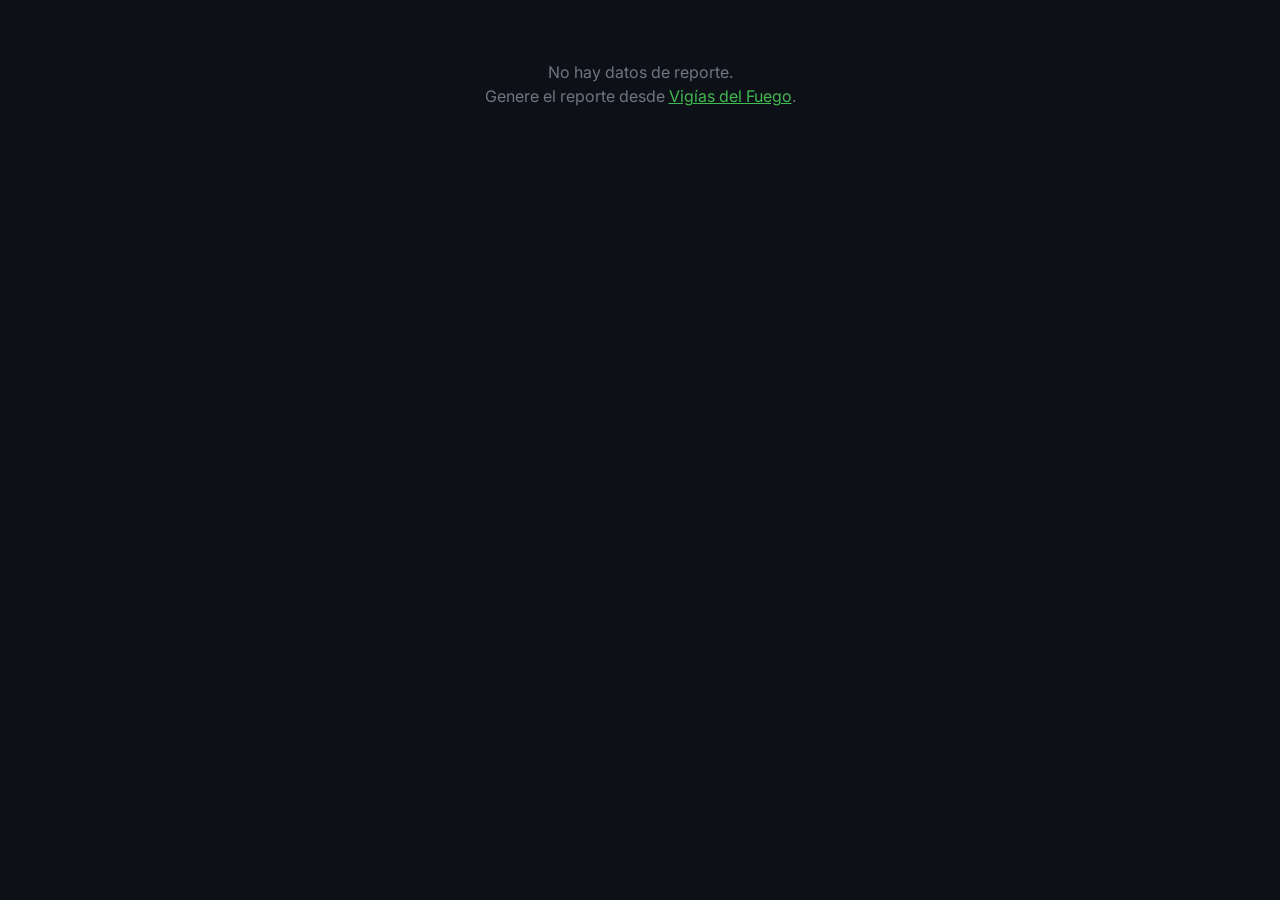
<file: reporte.html>
<!DOCTYPE html>
<html lang="es">
<head>
<meta charset="UTF-8">
<meta name="viewport" content="width=device-width, initial-scale=1.0">
<title>Reporte · Vigías del Fuego</title>
<link rel="preconnect" href="https://fonts.googleapis.com">
<link href="https://fonts.googleapis.com/css2?family=Inter:wght@400;500;600;700;800;900&display=swap" rel="stylesheet">
<style>
/* ── Variables ───────────────────────────── */
:root {
  --bg: #0d1117; --surface: #161b22; --surface-2: #1c2333; --surface-3: #21293a;
  --ink: #e6edf3; --ink-2: #8b949e; --ink-3: #6e7681;
  --line: rgba(255,255,255,.08); --line-strong: rgba(255,255,255,.16);
  --brand: #3fb950; --brand-dim: #238636; --vigilar: #f85149; --atencion: #d29922;
  --bar-1: #3fb950; --bar-2: #d29922; --bar-3: #f85149; --bar-4: #58a6ff; --bar-5: #bc8cff;
  --radius: 10px; --font: 'Inter', system-ui, sans-serif;
}
[data-theme="light"] {
  --bg: #ffffff; --surface: #f6f8fa; --surface-2: #eef1f4; --surface-3: #d8dee4;
  --ink: #1f2328; --ink-2: #57606a; --ink-3: #8b949e;
  --line: rgba(0,0,0,.08); --line-strong: rgba(0,0,0,.16);
  --brand: #0b6e4f; --brand-dim: #0b6e4f; --vigilar: #c62828; --atencion: #ef6c00;
  --bar-1: #0b6e4f; --bar-2: #ef6c00; --bar-3: #c62828; --bar-4: #1565c0; --bar-5: #7b1fa2;
}
/* ── Reset ───────────────────────────────── */
*, *::before, *::after { box-sizing: border-box; margin: 0; padding: 0; }
html { font-size: 15px; }
body { font-family: var(--font); background: var(--bg); color: var(--ink); line-height: 1.5; -webkit-print-color-adjust: exact; print-color-adjust: exact; }
img { max-width: 100%; display: block; }
/* ── Página ──────────────────────────────── */
.pagina { width: 210mm; min-height: 295mm; margin: 0 auto; padding: 14mm 16mm; position: relative; page-break-after: always; overflow: hidden; }
.pagina:last-child { page-break-after: auto; }
/* ── Encabezado ──────────────────────────── */
.enc { display: flex; align-items: center; gap: 14px; margin-bottom: 10px; }
.enc img { height: 32px; width: auto; }
.enc .marca { font-weight: 700; font-size: 13px; letter-spacing: .04em; color: var(--brand); }
.enc .sep { flex: 1; height: 1px; background: var(--line-strong); }
.enc .fecha-gen { font-size: 11px; color: var(--ink-3); white-space: nowrap; }
.titulo-rep { font-size: 32px; font-weight: 900; letter-spacing: -.02em; line-height: 1.15; margin: 10px 0 4px; }
.sub-rep { font-size: 15px; color: var(--ink-2); margin-bottom: 18px; }
.sub-rep b { color: var(--ink); font-weight: 600; }
/* ── KPIs ────────────────────────────────── */
.kpis { display: grid; grid-template-columns: repeat(auto-fit, minmax(100px, 1fr)); gap: 10px; margin-bottom: 20px; }
.kpi-r { background: var(--surface); border-radius: var(--radius); padding: 14px 16px; text-align: center; }
.kpi-r .v { font-size: 28px; font-weight: 800; line-height: 1.1; }
.kpi-r .l { font-size: 11px; color: var(--ink-2); margin-top: 4px; line-height: 1.3; }
.kpi-r.alerta .v { color: var(--vigilar); }
.kpi-r.aviso .v { color: var(--atencion); }
.kpi-r.ok .v { color: var(--brand); }
/* ── Mapa hero ───────────────────────────── */
.mapa-hero { border-radius: var(--radius); overflow: hidden; border: 1px solid var(--line-strong); margin-bottom: 16px; background: var(--surface); }
.mapa-hero img { width: 100%; height: auto; display: block; }
.mapa-hero .pie-mapa { display: flex; align-items: center; gap: 16px; padding: 8px 14px; font-size: 11px; color: var(--ink-3); }
.mapa-hero .pie-mapa .ley { display: flex; align-items: center; gap: 4px; }
.mapa-hero .pie-mapa .ley i { width: 10px; height: 10px; border-radius: 3px; }
/* ── Secciones ───────────────────────────── */
.sec-titulo { font-size: 14px; font-weight: 700; text-transform: uppercase; letter-spacing: .06em; color: var(--brand); margin: 24px 0 10px; padding-bottom: 6px; border-bottom: 2px solid var(--brand-dim); display: flex; align-items: center; gap: 8px; }
.sec-titulo svg { width: 18px; height: 18px; fill: none; stroke: currentColor; stroke-width: 2; stroke-linecap: round; stroke-linejoin: round; }
.sec-nota { font-size: 12px; color: var(--ink-3); margin-bottom: 10px; }
/* ── Tabla ranking ───────────────────────── */
.ranking { width: 100%; border-collapse: collapse; font-size: 12.5px; }
.ranking th { text-align: left; font-weight: 600; color: var(--ink-3); font-size: 11px; text-transform: uppercase; letter-spacing: .06em; padding: 6px 8px; border-bottom: 1px solid var(--line-strong); }
.ranking td { padding: 5px 8px; border-bottom: 1px solid var(--line); vertical-align: middle; }
.ranking tr:last-child td { border-bottom: none; }
.ranking .n { text-align: right; white-space: nowrap; font-variant-numeric: tabular-nums; }
.ranking .barra-wrap { width: 100%; }
.barra-bg { height: 8px; background: var(--surface-2); border-radius: 4px; overflow: hidden; }
.barra-fg { height: 100%; border-radius: 4px; transition: width .4s; }
/* ── Gráficos (canvas) ───────────────────── */
.grafico-wrap { background: var(--surface); border-radius: var(--radius); padding: 14px 16px 10px; margin-bottom: 14px; }
.grafico-wrap h3 { font-size: 14px; font-weight: 700; margin-bottom: 2px; }
.grafico-wrap .ley-g { display: flex; gap: 14px; font-size: 11px; color: var(--ink-2); margin-bottom: 8px; }
.grafico-wrap .ley-g i { display: inline-block; width: 10px; height: 10px; border-radius: 3px; vertical-align: -1px; margin-right: 3px; }
.grafico-wrap canvas { width: 100%; display: block; }
.duo { display: grid; grid-template-columns: 1fr 1fr; gap: 14px; }
/* ── Campo resumen ───────────────────────── */
.campo-grid { display: grid; grid-template-columns: repeat(4, 1fr); gap: 10px; }
.campo-card { background: var(--surface); border-radius: var(--radius); padding: 12px; text-align: center; }
.campo-card .v { font-size: 24px; font-weight: 800; }
.campo-card .l { font-size: 11px; color: var(--ink-2); }
/* ── Clima resumen ───────────────────────── */
.clima-grid { display: grid; grid-template-columns: repeat(3, 1fr); gap: 10px; margin-bottom: 14px; }
.clima-var { background: var(--surface); border-radius: var(--radius); padding: 14px; }
.clima-var .nombre { font-size: 12px; color: var(--ink-2); margin-bottom: 4px; }
.clima-var .valor { font-size: 22px; font-weight: 800; }
/* ── Cierre ──────────────────────────────── */
.fuentes-rep { margin-top: 24px; padding-top: 14px; border-top: 1px solid var(--line-strong); }
.fuentes-rep h4 { font-size: 11px; text-transform: uppercase; letter-spacing: .06em; color: var(--ink-3); margin-bottom: 6px; }
.fuentes-rep p { font-size: 11px; color: var(--ink-3); line-height: 1.6; }
.pie-logos { display: flex; align-items: center; justify-content: space-between; margin-top: 14px; padding-top: 10px; border-top: 1px solid var(--line); }
.pie-logos img { height: 28px; width: auto; }
.pie-logos .credito { font-size: 10px; color: var(--ink-3); text-align: right; }
/* ── Botonera (solo pantalla) ────────────── */
.barra-acciones { position: fixed; bottom: 0; left: 0; right: 0; background: var(--surface-2); border-top: 1px solid var(--line-strong); padding: 10px 20px; display: flex; justify-content: center; gap: 12px; z-index: 100; backdrop-filter: blur(12px); }
.barra-acciones button { font: 600 14px/1 var(--font); padding: 10px 24px; border-radius: 8px; border: 1.5px solid var(--line-strong); background: var(--surface); color: var(--ink); cursor: pointer; transition: .15s; }
.barra-acciones button:hover { background: var(--surface-3); }
.barra-acciones .pri { background: var(--brand); color: #fff; border-color: var(--brand); }
.barra-acciones .pri:hover { opacity: .9; }
/* ── Print ───────────────────────────────── */
@media print {
  body { background: var(--bg) !important; }
  .barra-acciones { display: none !important; }
  .pagina { margin: 0; padding: 10mm 12mm; width: auto; min-height: auto; }
  @page { size: A4 portrait; margin: 0; }
}
/* ── Responsive preview ──────────────────── */
@media screen and (max-width: 800px) {
  .pagina { width: auto; min-height: auto; padding: 16px; }
  .duo { grid-template-columns: 1fr; }
  .kpis { grid-template-columns: repeat(3, 1fr); }
  .campo-grid { grid-template-columns: repeat(2, 1fr); }
  .clima-grid { grid-template-columns: repeat(2, 1fr); }
}
.vacio { text-align: center; padding: 60px 20px; color: var(--ink-3); font-size: 16px; }
.vacio a { color: var(--brand); }
</style>
</head>
<body>
<div id="app"></div>

<div class="barra-acciones" id="acciones" style="display:none">
  <button onclick="window.print();" class="pri">Guardar como PDF</button>
  <button onclick="cambiarTema()">Cambiar a tema claro</button>
  <button onclick="window.close();">Cerrar</button>
</div>

<script>
(function () {
'use strict';
var R;
try { R = JSON.parse(localStorage.getItem('vf_reporte')); } catch (e) {}
if (!R || !R.titulo) { document.getElementById('app').innerHTML = '<div class="vacio"><p>No hay datos de reporte.</p><p>Genere el reporte desde <a href="index.html#entrar=1">Vigías del Fuego</a>.</p></div>'; return; }

document.title = R.titulo + ' · Vigías del Fuego';
if (R.tema === 'light') document.documentElement.dataset.theme = 'light';
document.getElementById('acciones').style.display = '';

var app = document.getElementById('app');
var html = '';

/* ── Helpers ─────────────────────────────── */
function esc(s) { return String(s == null ? '' : s).replace(/[&<>"]/g, function (c) { return {'&':'&amp;','<':'&lt;','>':'&gt;','"':'&quot;'}[c]; }); }
function fmt(n, d) { if (n == null) return '–'; d = d || 0; return Number(n).toLocaleString('es-CO', { minimumFractionDigits: d, maximumFractionDigits: d }); }
function fechaCorta(ts) { if (!ts) return '–'; var d = new Date(ts); return d.toLocaleDateString('es-CO', { day: 'numeric', month: 'short', year: 'numeric' }); }

/* ── Página 1: Portada ───────────────────── */
html += '<div class="pagina">';
html += '<div class="enc">';
html += '<img src="app/img/logo-gobernacion.png" alt="Gobernación de Caldas">';
html += '<img src="app/img/logo-fcv.png" alt="FCV">';
html += '<span class="marca">VIGÍAS DEL FUEGO</span>';
html += '<span class="sep"></span>';
html += '<span class="fecha-gen">Generado ' + fechaCorta(R.generado) + '</span>';
html += '</div>';
html += '<h1 class="titulo-rep">' + esc(R.titulo) + '</h1>';
html += '<p class="sub-rep">' + esc(R.subtitulo) + '</p>';

/* KPIs */
if (R.kpi && R.sec.indexOf('resumen') >= 0) {
  var k = R.kpi;
  html += '<div class="kpis">';
  if (k.vigilar != null) html += '<div class="kpi-r alerta"><div class="v">' + k.vigilar + '</div><div class="l">veredas para<br>vigilar de cerca</div></div>';
  if (k.atencion != null) html += '<div class="kpi-r aviso"><div class="v">' + k.atencion + '</div><div class="l">veredas en<br>atención</div></div>';
  if (k.calor_30d != null) html += '<div class="kpi-r alerta"><div class="v">' + fmt(k.calor_30d) + '</div><div class="l">puntos de calor<br>en 30 días</div></div>';
  if (k.defo_4s_ha != null) html += '<div class="kpi-r aviso"><div class="v">' + fmt(k.defo_4s_ha, 1) + '</div><div class="l">ha en alerta de<br>pérdida (4 sem)</div></div>';
  if (k.anom_temp != null) html += '<div class="kpi-r' + (k.anom_temp > 2 ? ' alerta' : k.anom_temp > 1 ? ' aviso' : '') + '"><div class="v">' + (k.anom_temp > 0 ? '+' : '') + fmt(k.anom_temp, 1) + ' °C</div><div class="l">anomalía temperatura<br>próximos 7 días</div></div>';
  if (k.alertas != null) html += '<div class="kpi-r' + (k.alertas > 0 ? ' alerta' : ' ok') + '"><div class="v">' + k.alertas + '</div><div class="l">alertas de campo<br>sin atender</div></div>';
  html += '</div>';
}

/* Mapa hero */
if (R.mapa && R.sec.indexOf('mapa') >= 0) {
  html += '<div class="mapa-hero"><img src="' + R.mapa + '" alt="Mapa de vigilancia · ' + esc(R.territorio) + '">';
  html += '<div class="pie-mapa"><span>Mapa de vigilancia · ' + esc(R.territorio) + '</span>';
  html += '<span class="ley"><i style="background:var(--vigilar)"></i>Vigilar de cerca</span>';
  html += '<span class="ley"><i style="background:var(--atencion)"></i>Atención</span>';
  html += '<span class="ley"><i style="background:var(--bar-1)"></i>Normal</span>';
  html += '</div></div>';
}

/* Fuentes (si es reporte de una sola página) */
var totalSec = ['vigilancia','incendios','deforestacion','clima','campo'].filter(function (s) { return R.sec.indexOf(s) >= 0; }).length;
if (totalSec === 0) {
  html += fuentes();
}
html += '</div>'; // fin pagina 1

/* ── Página 2: Vigilancia ────────────────── */
if (R.sec.indexOf('vigilancia') >= 0 && R.vig && R.vig.length) {
  html += '<div class="pagina">';
  html += encPeq();
  html += secTitulo('vigilancia', 'Sitios prioritarios de vigilancia');
  html += '<p class="sec-nota">Veredas ordenadas por índice de riesgo. Se muestran las ' + Math.min(R.vig.length, 20) + ' primeras de ' + esc(R.territorio) + '.</p>';
  var maxR = R.vig[0].r || 1;
  html += '<table class="ranking"><thead><tr><th>#</th><th>Vereda</th><th>Municipio</th><th>Nivel</th><th>Riesgo</th><th style="width:30%">Índice</th></tr></thead><tbody>';
  R.vig.slice(0, 20).forEach(function (v) {
    var col = v.n === 'vigilar' ? 'var(--vigilar)' : v.n === 'atencion' ? 'var(--atencion)' : 'var(--bar-1)';
    html += '<tr><td class="n">' + v.p + '</td><td><b>' + esc(v.v) + '</b></td><td>' + esc(v.m) + '</td><td style="color:' + col + ';font-weight:600">' + esc(v.n === 'vigilar' ? 'Vigilar' : v.n === 'atencion' ? 'Atención' : 'Normal') + '</td><td class="n">' + fmt(v.r, 2) + '</td>';
    html += '<td class="barra-wrap"><div class="barra-bg"><div class="barra-fg" style="width:' + (v.r / maxR * 100) + '%;background:' + col + '"></div></div></td></tr>';
  });
  html += '</tbody></table>';

  /* Razones de las top 5 */
  if (R.vig.length && R.vig[0].rz) {
    html += '<div style="margin-top:16px">';
    html += '<div class="sec-nota" style="font-weight:600;color:var(--ink-2)">Factores de riesgo principales</div>';
    R.vig.slice(0, 5).forEach(function (v) {
      if (!v.rz || !v.rz.length) return;
      html += '<div style="font-size:12px;margin-bottom:4px"><b>' + esc(v.v) + '</b> <span style="color:var(--ink-3)">(' + esc(v.m) + ')</span>: ' + v.rz.map(esc).join(' · ') + '</div>';
    });
    html += '</div>';
  }
  if (totalSec <= 1) html += fuentes();
  html += '</div>';
}

/* ── Página 3: Incendios + Deforestación ─── */
var hayInc = R.sec.indexOf('incendios') >= 0 && R.inc;
var hayDefo = R.sec.indexOf('deforestacion') >= 0 && R.defo;
if (hayInc || hayDefo) {
  html += '<div class="pagina">';
  html += encPeq();
  if (hayInc && hayDefo) {
    html += '<div class="duo">';
    html += '<div>' + bloqueIncendios() + '</div>';
    html += '<div>' + bloqueDeforestacion() + '</div>';
    html += '</div>';
  } else if (hayInc) {
    html += bloqueIncendios();
  } else {
    html += bloqueDeforestacion();
  }
  if (!R.sec.some(function (s) { return ['clima','campo'].indexOf(s) >= 0; })) html += fuentes();
  html += '</div>';
}

/* ── Página 4: Clima ─────────────────────── */
if (R.sec.indexOf('clima') >= 0 && R.clima) {
  html += '<div class="pagina">';
  html += encPeq();
  html += secTitulo('clima', 'Condiciones climáticas y anomalías');
  if (R.clima.vars && R.clima.vars.length) {
    html += '<div class="clima-grid">';
    R.clima.vars.forEach(function (v) {
      var alerta = /^\+[3-9]|^\+[1-9]\d/.test(v[1]) ? ' alerta' : /^\+[2]/.test(v[1]) ? ' aviso' : /^[0-6]\d%/.test(v[1]) ? ' aviso' : '';
      html += '<div class="clima-var"><div class="nombre">' + esc(v[0]) + '</div><div class="valor' + alerta + '">' + esc(v[1]) + '</div></div>';
    });
    html += '</div>';
  }
  if (R.clima.texto) html += '<p style="font-size:13px;color:var(--ink-2);margin-bottom:14px">' + esc(R.clima.texto) + '</p>';

  /* Gráfico de clima si hay datos */
  if (R.clima.chart) {
    html += '<div class="grafico-wrap"><h3>Anomalía de temperatura máxima · pronóstico 16 días</h3>';
    html += '<div class="ley-g"><i style="background:var(--bar-3)"></i>Calor anómalo <i style="background:var(--bar-4)"></i>Frío anómalo</div>';
    html += '<canvas id="g-clima" height="160"></canvas></div>';
  }
  if (R.sec.indexOf('campo') < 0) html += fuentes();
  html += '</div>';
}

/* ── Página 5: Campo ─────────────────────── */
if (R.sec.indexOf('campo') >= 0 && R.campo) {
  html += '<div class="pagina">';
  html += encPeq();
  html += secTitulo('campo', 'Operación de campo');
  var c = R.campo;
  html += '<div class="campo-grid">';
  html += '<div class="campo-card"><div class="v" style="color:var(--vigilar)">' + (c.nueva || 0) + '</div><div class="l">Alertas nuevas</div></div>';
  html += '<div class="campo-card"><div class="v" style="color:var(--atencion)">' + ((c.asignada || 0) + (c.en_camino || 0)) + '</div><div class="l">En atención</div></div>';
  html += '<div class="campo-card"><div class="v" style="color:var(--bar-1)">' + (c.verificada || 0) + '</div><div class="l">Verificadas</div></div>';
  html += '<div class="campo-card"><div class="v">' + (c.reportes || 0) + '</div><div class="l">Reportes de campo</div></div>';
  html += '</div>';
  html += '<div style="margin-top:12px;font-size:13px;color:var(--ink-2)">' + (c.guardas || 0) + ' guardabosques en línea · ' + (c.novedades || 0) + ' novedades registradas en campo</div>';
  html += fuentes();
  html += '</div>';
}

/* Si solo se seleccionó resumen + mapa y nada más, agregar fuentes a la primera página ya se hizo */

app.innerHTML = html;

/* ── Gráficos con canvas ─────────────────── */
setTimeout(function () {
  if (hayInc && R.inc.meses) renderBarras('g-inc', R.inc.meses, ['FIRMS', 'IDEAM'], ['var(--bar-3)', 'var(--bar-2)']);
  if (hayDefo && R.defo.semanas) renderLinea('g-defo', R.defo.semanas);
  if (R.clima && R.clima.chart) renderClimaBarras('g-clima', R.clima.chart);
}, 100);

/* ── Funciones de renderizado ────────────── */
function encPeq() {
  return '<div class="enc"><img src="app/img/logo-gobernacion.png" alt=""><img src="app/img/logo-fcv.png" alt=""><span class="marca">VIGÍAS DEL FUEGO</span><span class="sep"></span><span class="fecha-gen">' + esc(R.titulo) + ' · ' + fechaCorta(R.generado) + '</span></div>';
}
function secTitulo(ic, titulo) {
  var iconos = {
    vigilancia: '<path d="M12 22s8-4 8-10V5l-8-3-8 3v7c0 6 8 10 8 10Z"/><path d="m9 12 2 2 4-4"/>',
    incendios: '<path d="M12 22c4.4 0 7-3 7-7 0-3-1.6-5.4-3.4-7.3-.4 1.8-1.4 3.1-2.6 3.6.2-3.3-1.3-6.4-4-8.3.3 3.2-1.4 5.3-3 7.2C4.7 11.8 5 13 5 15c0 4 2.6 7 7 7Z"/>',
    deforestacion: '<path d="M12 2 6 10h3l-4 6h6v6h2v-6h6l-4-6h3Z"/><path d="m3 21 4-4"/>',
    clima: '<path d="M14 14.8V4a2 2 0 0 0-4 0v10.8a4 4 0 1 0 4 0Z"/><path d="M12 10v7"/>',
    campo: '<path d="M12 2a3 3 0 0 0-3 3v1h6V5a3 3 0 0 0-3-3Z"/><rect x="7" y="6" width="10" height="16" rx="2"/><path d="M10 11h4M10 15h4"/>'
  };
  return '<div class="sec-titulo"><svg viewBox="0 0 24 24">' + (iconos[ic] || '') + '</svg>' + esc(titulo) + '</div>';
}
function bloqueIncendios() {
  var h = secTitulo('incendios', 'Detecciones de puntos de calor');
  h += '<p class="sec-nota">Puntos de calor detectados por satélite (NASA FIRMS e IDEAM) en ' + esc(R.territorio) + '. Total: <b>' + fmt(R.inc.total) + '</b> en el período.</p>';
  if (R.inc.meses) {
    h += '<div class="grafico-wrap"><h3>Detecciones por mes</h3>';
    h += '<div class="ley-g"><i style="background:var(--bar-3)"></i>FIRMS <i style="background:var(--bar-2)"></i>IDEAM</div>';
    h += '<canvas id="g-inc" height="180"></canvas></div>';
  }
  if (R.inc.top && R.inc.top.length) {
    h += '<table class="ranking"><thead><tr><th>Vereda</th><th class="n">Puntos</th></tr></thead><tbody>';
    R.inc.top.slice(0, 10).forEach(function (t) { h += '<tr><td>' + esc(t[0]) + '</td><td class="n"><b>' + t[1] + '</b></td></tr>'; });
    h += '</tbody></table>';
  }
  return h;
}
function bloqueDeforestacion() {
  var h = secTitulo('deforestacion', 'Alertas de pérdida de bosque');
  h += '<p class="sec-nota">Alertas integradas de pérdida de cobertura arbórea (Global Forest Watch) en ' + esc(R.territorio) + '. Total: <b>' + fmt(R.defo.total_ha, 1) + ' ha</b>.</p>';
  if (R.defo.semanas) {
    h += '<div class="grafico-wrap"><h3>Área en alerta por semana</h3>';
    h += '<div class="ley-g"><i style="background:var(--bar-1)"></i>ha por semana</div>';
    h += '<canvas id="g-defo" height="180"></canvas></div>';
  }
  if (R.defo.top && R.defo.top.length) {
    h += '<table class="ranking"><thead><tr><th>Vereda</th><th class="n">ha</th></tr></thead><tbody>';
    R.defo.top.slice(0, 10).forEach(function (t) { h += '<tr><td>' + esc(t[0]) + '</td><td class="n"><b>' + fmt(t[1], 1) + '</b></td></tr>'; });
    h += '</tbody></table>';
  }
  return h;
}
function fuentes() {
  var h = '<div class="fuentes-rep"><h4>Fuentes de información</h4>';
  h += '<p>' + esc(R.fuentes || 'NASA FIRMS (VIIRS/MODIS), IDEAM, Global Forest Watch, Open-Meteo, Corpocaldas, ANT') + '</p>';
  h += '<p style="margin-top:4px">Generado por Vigías del Fuego · ' + fechaCorta(R.generado) + '. Índice de priorización v1.0. Ver metodología completa en <i>metodologia.html</i>.</p>';
  h += '</div>';
  h += '<div class="pie-logos"><div><img src="app/img/logo-gobernacion.png" alt="" style="height:24px;margin-bottom:4px"><img src="app/img/logo-fcv.png" alt="" style="height:24px"></div>';
  h += '<div class="credito">Vigías del Fuego · Sistema de Alerta Temprana<br>de Incendios y Deforestación · ' + new Date().getFullYear() + '</div></div>';
  return h;
}

/* ── Chart: grouped vertical bars ────────── */
function renderBarras(id, datos, series, colores) {
  var el = document.getElementById(id); if (!el) return;
  var cs = getComputedStyle(document.documentElement);
  var cols = colores.map(function (c) { return c.startsWith('var(') ? cs.getPropertyValue(c.slice(4, -1)).trim() : c; });
  var dpr = window.devicePixelRatio || 1;
  var w = el.parentElement.clientWidth - 32, h = 160;
  el.width = w * dpr; el.height = h * dpr;
  el.style.width = w + 'px'; el.style.height = h + 'px';
  var ctx = el.getContext('2d'); ctx.scale(dpr, dpr);
  var ink2 = cs.getPropertyValue('--ink-2').trim() || '#8b949e';
  var line = cs.getPropertyValue('--line').trim() || 'rgba(255,255,255,.08)';
  var n = datos.length, g = series.length, maxV = 1;
  datos.forEach(function (d) { for (var i = 1; i <= g; i++) if (d[i] > maxV) maxV = d[i]; });
  maxV = Math.ceil(maxV * 1.15);
  var ml = 36, mr = 10, mt = 4, mb = 28, pw = w - ml - mr, ph = h - mt - mb;
  var bw = Math.min(pw / n * 0.7 / g, 20), gap = 2;
  // Grid
  ctx.strokeStyle = line; ctx.lineWidth = 1; ctx.font = '10px Inter,sans-serif'; ctx.fillStyle = ink2; ctx.textAlign = 'right';
  for (var i = 0; i <= 4; i++) {
    var y = mt + ph - ph * i / 4, v = Math.round(maxV * i / 4);
    ctx.beginPath(); ctx.moveTo(ml, y); ctx.lineTo(w - mr, y); ctx.stroke();
    ctx.fillText(v, ml - 6, y + 3.5);
  }
  // Bars
  datos.forEach(function (d, j) {
    var cx = ml + (j + 0.5) * pw / n;
    for (var s = 0; s < g; s++) {
      var val = d[s + 1] || 0, bh = val / maxV * ph;
      var x = cx - (g * bw + (g - 1) * gap) / 2 + s * (bw + gap);
      ctx.fillStyle = cols[s]; ctx.beginPath();
      var r = Math.min(3, bh / 2);
      if (bh > 0) { ctx.moveTo(x, mt + ph); ctx.lineTo(x, mt + ph - bh + r); ctx.quadraticCurveTo(x, mt + ph - bh, x + r, mt + ph - bh); ctx.lineTo(x + bw - r, mt + ph - bh); ctx.quadraticCurveTo(x + bw, mt + ph - bh, x + bw, mt + ph - bh + r); ctx.lineTo(x + bw, mt + ph); ctx.fill(); }
    }
    // Label
    ctx.fillStyle = ink2; ctx.textAlign = 'center'; ctx.font = '9.5px Inter,sans-serif';
    var lbl = String(d[0]).length > 5 ? String(d[0]).slice(0, 3) : d[0];
    ctx.fillText(lbl, cx, h - mb + 14);
  });
}

/* ── Chart: line/area ────────────────────── */
function renderLinea(id, datos) {
  var el = document.getElementById(id); if (!el) return;
  var cs = getComputedStyle(document.documentElement);
  var col = cs.getPropertyValue('--bar-1').trim() || '#3fb950';
  var ink2 = cs.getPropertyValue('--ink-2').trim() || '#8b949e';
  var line = cs.getPropertyValue('--line').trim() || 'rgba(255,255,255,.08)';
  var dpr = window.devicePixelRatio || 1;
  var w = el.parentElement.clientWidth - 32, h = 160;
  el.width = w * dpr; el.height = h * dpr;
  el.style.width = w + 'px'; el.style.height = h + 'px';
  var ctx = el.getContext('2d'); ctx.scale(dpr, dpr);
  var n = datos.length, maxV = 1;
  datos.forEach(function (d) { if (d[1] > maxV) maxV = d[1]; });
  maxV = Math.ceil(maxV * 1.15) || 1;
  var ml = 42, mr = 10, mt = 4, mb = 28, pw = w - ml - mr, ph = h - mt - mb;
  // Grid
  ctx.strokeStyle = line; ctx.lineWidth = 1; ctx.font = '10px Inter,sans-serif'; ctx.fillStyle = ink2; ctx.textAlign = 'right';
  for (var i = 0; i <= 4; i++) {
    var y = mt + ph - ph * i / 4, v = (maxV * i / 4).toFixed(1);
    ctx.beginPath(); ctx.moveTo(ml, y); ctx.lineTo(w - mr, y); ctx.stroke();
    ctx.fillText(v, ml - 6, y + 3.5);
  }
  // Area fill
  ctx.beginPath(); ctx.moveTo(ml, mt + ph);
  datos.forEach(function (d, j) {
    var x = ml + j * pw / Math.max(n - 1, 1), y = mt + ph - (d[1] / maxV) * ph;
    if (j === 0) ctx.lineTo(x, y); else ctx.lineTo(x, y);
  });
  ctx.lineTo(ml + (n - 1) * pw / Math.max(n - 1, 1), mt + ph); ctx.closePath();
  ctx.fillStyle = col + '20'; ctx.fill();
  // Line
  ctx.beginPath();
  datos.forEach(function (d, j) {
    var x = ml + j * pw / Math.max(n - 1, 1), y = mt + ph - (d[1] / maxV) * ph;
    if (j === 0) ctx.moveTo(x, y); else ctx.lineTo(x, y);
  });
  ctx.strokeStyle = col; ctx.lineWidth = 2; ctx.stroke();
  // Dots
  datos.forEach(function (d, j) {
    var x = ml + j * pw / Math.max(n - 1, 1), y = mt + ph - (d[1] / maxV) * ph;
    ctx.beginPath(); ctx.arc(x, y, 3, 0, Math.PI * 2); ctx.fillStyle = col; ctx.fill();
  });
  // Labels (every nth)
  ctx.fillStyle = ink2; ctx.textAlign = 'center'; ctx.font = '9px Inter,sans-serif';
  var cada = Math.max(1, Math.floor(n / 8));
  datos.forEach(function (d, j) {
    if (j % cada !== 0 && j !== n - 1) return;
    var x = ml + j * pw / Math.max(n - 1, 1);
    ctx.fillText(d[0], x, h - mb + 14);
  });
}

/* ── Chart: clima diverging bars ─────────── */
function renderClimaBarras(id, datos) {
  var el = document.getElementById(id); if (!el) return;
  var cs = getComputedStyle(document.documentElement);
  var colUp = cs.getPropertyValue('--bar-3').trim() || '#f85149';
  var colDn = cs.getPropertyValue('--bar-4').trim() || '#58a6ff';
  var ink2 = cs.getPropertyValue('--ink-2').trim() || '#8b949e';
  var line = cs.getPropertyValue('--line').trim() || 'rgba(255,255,255,.08)';
  var dpr = window.devicePixelRatio || 1;
  var w = el.parentElement.clientWidth - 32, h = 140;
  el.width = w * dpr; el.height = h * dpr;
  el.style.width = w + 'px'; el.style.height = h + 'px';
  var ctx = el.getContext('2d'); ctx.scale(dpr, dpr);
  var n = datos.length, maxA = 1;
  datos.forEach(function (d) { if (Math.abs(d[1]) > maxA) maxA = Math.abs(d[1]); });
  maxA = Math.ceil(maxA * 1.2) || 1;
  var ml = 36, mr = 10, mt = 4, mb = 24, pw = w - ml - mr, ph = h - mt - mb, mid = mt + ph / 2;
  // Zero line
  ctx.strokeStyle = ink2; ctx.lineWidth = 1; ctx.setLineDash([3, 3]);
  ctx.beginPath(); ctx.moveTo(ml, mid); ctx.lineTo(w - mr, mid); ctx.stroke(); ctx.setLineDash([]);
  // Bars
  var bw = Math.min(pw / n * 0.75, 16);
  datos.forEach(function (d, j) {
    var cx = ml + (j + 0.5) * pw / n;
    var val = d[1], bh = Math.abs(val) / maxA * (ph / 2);
    var x = cx - bw / 2;
    ctx.fillStyle = val >= 0 ? colUp : colDn;
    if (val >= 0) ctx.fillRect(x, mid - bh, bw, bh);
    else ctx.fillRect(x, mid, bw, bh);
  });
  // Labels
  ctx.fillStyle = ink2; ctx.textAlign = 'center'; ctx.font = '9px Inter,sans-serif';
  var cada = Math.max(1, Math.floor(n / 10));
  datos.forEach(function (d, j) {
    if (j % cada !== 0 && j !== n - 1) return;
    ctx.fillText(d[0], ml + (j + 0.5) * pw / n, h - mb + 12);
  });
  ctx.textAlign = 'right'; ctx.fillText('+' + maxA + '°C', ml - 4, mt + 10);
  ctx.fillText('−' + maxA + '°C', ml - 4, h - mb - 2);
}

/* ── Tema toggle ─────────────────────────── */
window.cambiarTema = function () {
  var actual = document.documentElement.dataset.theme;
  if (actual === 'light') { delete document.documentElement.dataset.theme; document.querySelector('.barra-acciones button:nth-child(2)').textContent = 'Cambiar a tema claro'; }
  else { document.documentElement.dataset.theme = 'light'; document.querySelector('.barra-acciones button:nth-child(2)').textContent = 'Cambiar a tema oscuro'; }
  // Re-render charts
  if (hayInc && R.inc.meses) { var c = document.getElementById('g-inc'); if (c) { c.width = 0; renderBarras('g-inc', R.inc.meses, ['FIRMS','IDEAM'], ['var(--bar-3)','var(--bar-2)']); } }
  if (hayDefo && R.defo.semanas) { var c2 = document.getElementById('g-defo'); if (c2) { c2.width = 0; renderLinea('g-defo', R.defo.semanas); } }
  if (R.clima && R.clima.chart) { var c3 = document.getElementById('g-clima'); if (c3) { c3.width = 0; renderClimaBarras('g-clima', R.clima.chart); } }
};

})();
</script>
</body>
</html>
</file>
<file: app/sat.css>
/* Vigías del Fuego · hoja de estilos */
:root {
  color-scheme: light;
  --bg: #f5f7f6; --surface: #ffffff; --surface-2: #f3f6f5; --surface-3: #e9efed;
  --line: #e1e7e5; --line-strong: #c9d3d0;
  --ink: #12211c; --ink-2: #44524d; --ink-3: #74817c;
  --brand: #0b6e4f; --brand-2: #0f8a63; --brand-tint: #e6f3ee;
  --navy: #12355b;
  --vigilar: #c62828; --atencion: #ef6c00; --normal: #2e7d32;
  --vigilar-tint: #fdecea; --atencion-tint: #fff3e6;
  --series-1: #2a78d6; --series-2: #eb6834;
  --radius: 12px; --radius-s: 8px;
  --shadow-1: 0 1px 2px rgba(16, 33, 28, .06);
  --shadow-2: 0 2px 6px rgba(16, 33, 28, .06), 0 10px 28px rgba(16, 33, 28, .08);
  --ease: cubic-bezier(.2, .7, .2, 1);
}
* { box-sizing: border-box; }
html, body { margin: 0; height: 100%; }
body { background: var(--bg); color: var(--ink); font: 14px/1.5 "Inter", system-ui, -apple-system, "Segoe UI", sans-serif; -webkit-font-smoothing: antialiased; }
h1, h2, h3, h4 { margin: 0; font-weight: 600; letter-spacing: -.01em; }
button, select, input { font: inherit; color: inherit; }
a { color: var(--brand); }
svg.i { width: 18px; height: 18px; stroke: currentColor; fill: none; stroke-width: 1.8; stroke-linecap: round; stroke-linejoin: round; flex: none; }

/* ── Encabezado ───────────────────────────────── */
.app { display: grid; grid-template-rows: 64px 1fr; height: 100vh; }
.top { display: flex; align-items: center; gap: 18px; padding: 0 18px; background: var(--surface); border-bottom: 1px solid var(--line); position: relative; z-index: 1100; }
.top::after { content: ""; position: absolute; left: 0; right: 0; bottom: -1px; height: 3px; background: linear-gradient(90deg, var(--brand) 0 33%, #f2b705 33% 66%, var(--navy) 66%); }
.marca { display: flex; align-items: center; gap: 10px; min-width: 0; }
.marca .logo { width: 38px; height: 38px; border-radius: 10px; background: var(--brand); display: grid; place-items: center; flex: none; }
.marca .logo svg { width: 22px; height: 22px; stroke: #fff; }
.marca h1 { font-size: 16px; line-height: 1.15; }
.marca .sub { font-size: 12px; color: var(--ink-3); white-space: nowrap; overflow: hidden; text-overflow: ellipsis; }
.territorio { display: flex; align-items: center; margin-left: 12px; border: 1px solid var(--line-strong); border-radius: 999px; background: var(--surface); padding: 2px; box-shadow: var(--shadow-1); }
.territorio .lbl { display: flex; align-items: center; gap: 6px; padding: 0 10px 0 12px; color: var(--brand); font-weight: 600; font-size: 12.5px; border-right: 1px solid var(--line); white-space: nowrap; }
.territorio select { border: 0; background-color: transparent; padding: 7px 28px 7px 10px; min-width: 150px; max-width: 220px; appearance: none; cursor: pointer; border-radius: 999px;
  background-image: url("data:image/svg+xml,%3Csvg xmlns='http://www.w3.org/2000/svg' width='12' height='12' viewBox='0 0 24 24' fill='none' stroke='%2374817c' stroke-width='2.5'%3E%3Cpath d='m6 9 6 6 6-6'/%3E%3C/svg%3E"); background-repeat: no-repeat; background-position: right 10px center; }
.territorio select:hover:not(:disabled) { background-color: var(--surface-2); }
.territorio select:disabled { color: var(--ink-3); cursor: default; }
.territorio .sep { color: var(--line-strong); }
.top .der { margin-left: auto; display: flex; align-items: center; gap: 8px; }
.vivo { display: inline-flex; align-items: center; gap: 7px; font-size: 12px; color: var(--ink-2); padding: 6px 10px; border-radius: 999px; background: var(--surface-2); white-space: nowrap; }
.vivo i { width: 8px; height: 8px; border-radius: 50%; background: var(--brand-2); animation: pulso 2s infinite; }
@keyframes pulso { 0% { box-shadow: 0 0 0 0 rgba(15, 138, 99, .45); } 70% { box-shadow: 0 0 0 8px rgba(15, 138, 99, 0); } 100% { box-shadow: 0 0 0 0 rgba(15, 138, 99, 0); } }

/* ── Botones ─────────────────────────────────── */
.btn { display: inline-flex; align-items: center; gap: 7px; border: 1px solid var(--line-strong); background: var(--surface); border-radius: var(--radius-s); padding: 7px 12px; cursor: pointer; font-weight: 500; font-size: 13px;
  transition: background .15s var(--ease), border-color .15s var(--ease), color .15s, transform .1s var(--ease), box-shadow .15s var(--ease); }
.btn:hover { background: var(--surface-2); border-color: var(--brand); color: var(--brand); box-shadow: var(--shadow-1); }
.btn:active { transform: translateY(1px); }
.btn:focus-visible, select:focus-visible, input:focus-visible, .rail button:focus-visible, .seg button:focus-visible { outline: 2px solid var(--brand); outline-offset: 2px; }
.btn.pri { background: var(--brand); border-color: var(--brand); color: #fff; }
.btn.pri:hover { background: var(--brand-2); color: #fff; }
.btn.chico { padding: 5px 9px; font-size: 12.5px; }
.seg { display: inline-flex; background: var(--surface-2); border: 1px solid var(--line); border-radius: 999px; padding: 3px; gap: 2px; flex-wrap: wrap; }
.seg button { border: 0; background: transparent; padding: 5px 12px; cursor: pointer; border-radius: 999px; font-size: 12.5px; color: var(--ink-2); font-weight: 500; transition: background .15s, color .15s, box-shadow .15s; }
.seg button:hover { color: var(--brand); }
.seg button[aria-pressed="true"] { background: var(--surface); color: var(--brand); box-shadow: var(--shadow-1), inset 0 0 0 1px var(--line-strong); font-weight: 600; }

/* ── Cuerpo: riel + panel + mapa ─────────────── */
.cuerpo { display: grid; grid-template-columns: 84px 400px 1fr; min-height: 0; }
.rail { background: var(--surface); border-right: 1px solid var(--line); display: flex; flex-direction: column; padding: 10px 8px; gap: 4px; overflow-y: auto; }
.rail button { position: relative; display: flex; flex-direction: column; align-items: center; gap: 5px; border: 0; background: transparent; border-radius: 12px; padding: 10px 2px 9px; cursor: pointer; color: var(--ink-2); font-size: 10.5px; letter-spacing: -.01em; font-weight: 500; line-height: 1.15; text-align: center;
  transition: background .15s var(--ease), color .15s var(--ease); }
.rail button svg.i { width: 22px; height: 22px; }
.rail button:hover { background: var(--surface-2); color: var(--brand); }
.rail button[aria-selected="true"] { background: var(--brand-tint); color: var(--brand); font-weight: 600; }
.rail button[aria-selected="true"]::before { content: ""; position: absolute; left: -8px; top: 10px; bottom: 10px; width: 3px; border-radius: 0 3px 3px 0; background: var(--brand); }
.rail .badge { position: absolute; top: 4px; right: 8px; min-width: 18px; height: 18px; padding: 0 5px; border-radius: 999px; background: var(--vigilar); color: #fff; font-size: 10.5px; font-weight: 700; display: grid; place-items: center; }
.rail .esp { flex: 1; }
.panel { background: var(--surface); border-right: 1px solid var(--line); display: flex; flex-direction: column; min-height: 0; }
.panel-cab { padding: 16px 18px 12px; border-bottom: 1px solid var(--line); }
.panel-cab h2 { font-size: 17px; display: flex; align-items: center; gap: 8px; }
.panel-cab h2 svg.i { color: var(--brand); }
.panel-cab p { margin: 4px 0 0; color: var(--ink-3); font-size: 12.5px; }
.contenido { overflow-y: auto; padding: 14px 18px 28px; min-height: 0; }
.mapa-wrap { position: relative; min-height: 0; }
#mapa { position: absolute; inset: 0; background: #eef2f1; }

/* ── Bloques del panel ───────────────────────── */
.ayuda { display: flex; gap: 10px; background: var(--brand-tint); border: 1px solid #cfe6dd; color: #194c3b; border-radius: var(--radius); padding: 10px 12px; font-size: 12.5px; margin-bottom: 12px; }
.ayuda svg.i { color: var(--brand); margin-top: 1px; }
.kpis { display: grid; grid-template-columns: repeat(3, 1fr); gap: 8px; margin: 2px 0 14px; }
.kpi { background: var(--surface); border: 1px solid var(--line); border-radius: var(--radius); padding: 10px 10px 9px; transition: border-color .15s, box-shadow .15s, transform .15s; }
.kpi:hover { border-color: var(--line-strong); box-shadow: var(--shadow-1); transform: translateY(-1px); }
.kpi .v { font-size: 22px; font-weight: 600; font-variant-numeric: tabular-nums; line-height: 1.15; }
.kpi .l { font-size: 11.5px; color: var(--ink-3); line-height: 1.3; margin-top: 2px; }
.kpi.alerta { border-color: #f3c7c3; background: var(--vigilar-tint); } .kpi.alerta .v { color: var(--vigilar); }
.kpi.aviso { border-color: #f6d4b3; background: var(--atencion-tint); } .kpi.aviso .v { color: #b35000; }
.sec { display: flex; align-items: center; justify-content: space-between; gap: 8px; margin: 18px 0 8px; font-size: 12px; text-transform: uppercase; letter-spacing: .06em; color: var(--ink-3); font-weight: 600; padding-bottom: 6px; border-bottom: 1px solid var(--line); }
.fila { display: flex; gap: 8px; align-items: center; flex-wrap: wrap; margin: 8px 0; }
.fila > span { font-size: 12.5px; color: var(--ink-3); }
.nota { font-size: 12px; color: var(--ink-3); margin: 8px 0; }
.fuente { font-size: 11.5px; color: var(--ink-3); margin-top: 10px; }

.tarjetas { list-style: none; margin: 0; padding: 0; display: flex; flex-direction: column; gap: 8px; }
.tarjeta { border: 1px solid var(--line); border-left: 4px solid var(--line-strong); border-radius: var(--radius); padding: 10px 12px; cursor: pointer; background: var(--surface); transition: box-shadow .15s var(--ease), transform .15s var(--ease); }
.tarjeta:hover { box-shadow: var(--shadow-2); transform: translateY(-1px); }
.tarjeta.vigilar { border-left-color: var(--vigilar); } .tarjeta.atencion { border-left-color: var(--atencion); } .tarjeta.normal { border-left-color: var(--normal); }
.tarjeta .t { display: flex; justify-content: space-between; gap: 8px; align-items: center; }
.tarjeta .t b { font-size: 14px; }
.tarjeta .m { color: var(--ink-3); font-size: 12px; }
.tarjeta ul { margin: 6px 0 0; padding-left: 16px; font-size: 12.5px; color: var(--ink-2); }
.medidor { height: 6px; background: var(--surface-3); border-radius: 99px; overflow: hidden; margin: 7px 0 2px; }
.medidor i { display: block; height: 100%; border-radius: 99px; background: linear-gradient(90deg, #f2b705, var(--atencion), var(--vigilar)); }
.chips { margin-top: 6px; display: flex; gap: 4px; flex-wrap: wrap; }
.chip { display: inline-flex; align-items: center; gap: 4px; font-size: 11px; padding: 2px 8px; border-radius: 999px; background: var(--surface-2); color: var(--ink-2); border: 1px solid var(--line); }
.chip i { width: 8px; height: 8px; border-radius: 2px; display: inline-block; }
.estado { display: inline-flex; align-items: center; gap: 5px; font-size: 11.5px; font-weight: 600; white-space: nowrap; padding: 2px 8px; border-radius: 999px; }
.estado.vigilar { background: var(--vigilar-tint); color: var(--vigilar); } .estado.atencion { background: var(--atencion-tint); color: #b35000; } .estado.normal { background: #e8f5e9; color: var(--normal); }
.estado::before { content: ""; width: 7px; height: 7px; border-radius: 50%; background: currentColor; }

table.tabla { width: 100%; border-collapse: collapse; font-size: 12.5px; }
table.tabla th { text-align: left; font-weight: 600; color: var(--ink-3); font-size: 11px; text-transform: uppercase; letter-spacing: .04em; padding: 6px; border-bottom: 1px solid var(--line-strong); }
table.tabla td { padding: 7px 6px; border-bottom: 1px solid var(--line); }
table.tabla tr[data-ver], table.tabla tr[data-ll] { cursor: pointer; transition: background .12s; }
table.tabla tr[data-ver]:hover, table.tabla tr[data-ll]:hover { background: var(--brand-tint); }
table.tabla .n { text-align: right; font-variant-numeric: tabular-nums; }
table.tabla .sub { color: var(--ink-3); font-size: 11.5px; }

/* ── Tarjetas de capa ────────────────────────── */
.capa { display: flex; align-items: center; gap: 10px; padding: 8px 10px; border: 1px solid var(--line); border-radius: 10px; margin-bottom: 6px; background: var(--surface); transition: border-color .15s, box-shadow .15s, background .15s; cursor: pointer; }
.capa:hover { border-color: var(--line-strong); box-shadow: var(--shadow-1); }
.capa.on { border-color: #b9dccd; background: #fbfefd; }
.capa .sw { width: 26px; height: 18px; flex: none; border-radius: 4px; }
.capa .tx { flex: 1; min-width: 0; font-size: 13px; line-height: 1.3; }
.capa .tx small { display: block; color: var(--ink-3); font-size: 11.5px; }
.capa .obl { font-size: 10px; font-weight: 700; color: var(--brand); background: var(--brand-tint); padding: 1px 6px; border-radius: 999px; margin-left: 4px; vertical-align: 1px; }
.interruptor { position: relative; width: 36px; height: 20px; flex: none; }
.interruptor input { opacity: 0; width: 0; height: 0; position: absolute; }
.interruptor span { position: absolute; inset: 0; background: var(--line-strong); border-radius: 999px; transition: background .2s var(--ease); cursor: pointer; }
.interruptor span::after { content: ""; position: absolute; width: 16px; height: 16px; left: 2px; top: 2px; background: #fff; border-radius: 50%; box-shadow: 0 1px 2px rgba(0,0,0,.25); transition: transform .2s var(--ease); }
.interruptor input:checked + span { background: var(--brand); }
.interruptor input:checked + span::after { transform: translateX(16px); }
.interruptor input:focus-visible + span { outline: 2px solid var(--brand); outline-offset: 2px; }

/* ── Gráficas ───────────────────────────────── */
.grafica { position: relative; border: 1px solid var(--line); border-radius: var(--radius); padding: 10px 8px 4px; background: var(--surface); }
.grafica svg { width: 100%; height: auto; display: block; overflow: visible; }
.grafica .eje text { fill: var(--ink-3); font-size: 10.5px; }
.grafica .grid line { stroke: var(--line); stroke-width: 1; }
.leyenda { display: flex; gap: 12px; font-size: 12px; color: var(--ink-2); margin: 4px 0 6px; flex-wrap: wrap; }
.leyenda span::before { content: ""; display: inline-block; width: 10px; height: 10px; border-radius: 3px; margin-right: 5px; background: var(--c); vertical-align: -1px; }
.leyenda span.linea::before { height: 2px; vertical-align: 3px; }
.tip { position: absolute; pointer-events: none; background: var(--surface); border: 1px solid var(--line-strong); box-shadow: var(--shadow-2); border-radius: 8px; padding: 7px 9px; font-size: 12px; white-space: nowrap; z-index: 5; display: none; }

/* ── Controles sobre el mapa ─────────────────── */
.ctl { position: absolute; z-index: 1000; }
.ctl-zoom { top: 14px; left: 14px; display: flex; flex-direction: column; background: var(--surface); border: 1px solid var(--line); border-radius: 10px; box-shadow: var(--shadow-2); overflow: hidden; }
.ctl-zoom button { width: 38px; height: 38px; border: 0; background: var(--surface); cursor: pointer; display: grid; place-items: center; color: var(--ink-2); transition: background .12s, color .12s; }
.ctl-zoom button + button { border-top: 1px solid var(--line); }
.ctl-zoom button:hover { background: var(--brand-tint); color: var(--brand); }
.ctl-fondos { left: 14px; bottom: 26px; display: flex; gap: 6px; background: var(--surface); border: 1px solid var(--line); padding: 5px; border-radius: 12px; box-shadow: var(--shadow-2); }
.ctl-fondos button { border: 2px solid transparent; border-radius: 8px; padding: 0; width: 64px; cursor: pointer; background: none; overflow: hidden; font-size: 10.5px; color: var(--ink-2); font-weight: 500; transition: border-color .15s; }
.ctl-fondos button .mini { height: 38px; background-size: cover; background-position: center; }
.ctl-fondos button span { display: block; padding: 2px 0 3px; }
.ctl-fondos button[aria-pressed="true"] { border-color: var(--brand); color: var(--brand); font-weight: 600; }
.ctl-fondos button:hover { border-color: var(--line-strong); }
.leyenda-viva { top: 14px; right: 14px; width: 270px; max-height: min(62%, calc(100% - 120px)); display: flex; flex-direction: column; background: var(--surface); border: 1px solid var(--line); border-radius: var(--radius); box-shadow: var(--shadow-2); }
.leyenda-viva .cab { display: flex; align-items: center; gap: 8px; padding: 10px 12px; border-bottom: 1px solid var(--line); cursor: pointer; user-select: none; }
.leyenda-viva .cab b { font-size: 13px; flex: 1; }
.leyenda-viva .cab .n { font-size: 11px; background: var(--brand-tint); color: var(--brand); border-radius: 999px; padding: 1px 7px; font-weight: 700; }
.leyenda-viva .cuerpo-l { overflow-y: auto; }
.leyenda-viva.cerrada .cuerpo-l { display: none; }
.leyenda-viva.cerrada .cab { border-bottom: 0; }
.item-l { padding: 7px 12px; border-bottom: 1px solid var(--line); }
.item-l:last-child { border-bottom: 0; }
.item-l .f1 { display: flex; align-items: center; gap: 8px; }
.item-l .f1 .nm { flex: 1; font-size: 12.5px; font-weight: 500; line-height: 1.3; }
.item-l .f1 button { border: 0; background: none; cursor: pointer; color: var(--ink-3); padding: 3px; border-radius: 6px; display: grid; place-items: center; }
.item-l .f1 button:hover { color: var(--brand); background: var(--surface-2); }
.item-l .f1 button svg.i { width: 15px; height: 15px; }
.item-l .sim { width: 18px; height: 14px; flex: none; }
.item-l .rampa { height: 8px; border-radius: 4px; margin: 6px 0 2px; }
.item-l .ext { display: flex; justify-content: space-between; font-size: 10.5px; color: var(--ink-3); }
.item-l .clases { display: flex; flex-wrap: wrap; gap: 4px 10px; margin-top: 5px; font-size: 11px; color: var(--ink-2); }
.item-l .clases span { display: inline-flex; align-items: center; gap: 4px; }
.item-l .clases i { width: 10px; height: 10px; border-radius: 3px; display: inline-block; }
.item-l .opac { display: none; align-items: center; gap: 8px; margin-top: 6px; font-size: 10.5px; color: var(--ink-3); }
.item-l .opac input { flex: 1; accent-color: var(--brand); }
.item-l:hover .opac, .item-l:focus-within .opac { display: flex; }
.item-l .info { display: none; font-size: 11.5px; color: var(--ink-2); background: var(--surface-2); border-radius: 8px; padding: 6px 8px; margin-top: 6px; }
.item-l.ver-info .info { display: block; }
.item-l.apagada .nm { color: var(--ink-3); text-decoration: line-through; }

/* ── Leaflet ─────────────────────────────────── */
.leaflet-container { font: inherit; background: #eef2f1; }
.leaflet-popup-content-wrapper { border-radius: 12px; box-shadow: var(--shadow-2); }
.leaflet-popup-content { margin: 12px 14px; font-size: 12.5px; line-height: 1.5; min-width: 220px; }
.leaflet-popup-content h3 { font-size: 14px; margin-bottom: 6px; }
.pp-fila { display: flex; justify-content: space-between; gap: 12px; border-top: 1px solid var(--line); padding: 3px 0; }
.pp-fila span:first-child { color: var(--ink-3); }
.leaflet-tooltip { border-radius: 8px; border-color: var(--line-strong); box-shadow: var(--shadow-1); font-size: 12px; }
.leaflet-control-attribution { font-size: 10.5px; background: rgba(255,255,255,.85) !important; border-radius: 8px 0 0 0; }
.leaflet-bottom.leaflet-left .leaflet-control-scale { margin-left: 170px; margin-bottom: 30px; }
/* Rásters suavizados: interpolación del navegador + desenfoque leve para que no se vean los píxeles */
.raster-suave { image-rendering: auto; filter: blur(.7px); }
.pulso-fuego { border-radius: 50%; background: rgba(229, 57, 53, .45); animation: anilloFuego 1.6s ease-out infinite; }
@keyframes anilloFuego { 0% { transform: scale(.4); opacity: 1; } 100% { transform: scale(1.7); opacity: 0; } }

/* ── Guía rápida ─────────────────────────────── */
.guia-fondo { position: fixed; inset: 0; background: rgba(18, 33, 28, .45); z-index: 3000; display: grid; place-items: center; padding: 16px; animation: aparecer .2s var(--ease); }
.guia { width: min(560px, 100%); background: var(--surface); border-radius: 16px; box-shadow: 0 20px 60px rgba(0,0,0,.25); overflow: hidden; }
.guia .g-cab { padding: 20px 22px 8px; display: flex; gap: 14px; align-items: flex-start; }
.guia .g-cab .ic { width: 44px; height: 44px; border-radius: 12px; background: var(--brand-tint); color: var(--brand); display: grid; place-items: center; flex: none; }
.guia .g-cab .ic svg.i { width: 24px; height: 24px; }
.guia .g-cab small { color: var(--brand); font-weight: 600; text-transform: uppercase; letter-spacing: .06em; font-size: 11.5px; }
.guia .g-cab h3 { font-size: 19px; margin-top: 2px; }
.guia .g-cuerpo { padding: 4px 22px 8px; color: var(--ink-2); font-size: 14px; }
.guia .g-cuerpo ul { padding-left: 18px; margin: 8px 0; } .guia .g-cuerpo li { margin: 6px 0; }
.guia .g-pie { display: flex; align-items: center; gap: 8px; padding: 14px 22px 18px; border-top: 1px solid var(--line); }
.guia .puntos { display: flex; gap: 5px; margin-right: auto; } .guia .puntos i { width: 7px; height: 7px; border-radius: 50%; background: var(--line-strong); transition: width .2s; } .guia .puntos i.on { background: var(--brand); width: 18px; border-radius: 4px; }
@keyframes aparecer { from { opacity: 0; } to { opacity: 1; } }
.cargando { position: absolute; inset: 0; display: grid; place-items: center; background: var(--bg); z-index: 2000; color: var(--ink-3); }
.zona-carga { border: 2px dashed var(--line-strong); border-radius: var(--radius); padding: 20px; text-align: center; color: var(--ink-3); transition: border-color .15s, background .15s, color .15s; cursor: pointer; }
.zona-carga:hover, .zona-carga.sobre { border-color: var(--brand); background: var(--brand-tint); color: var(--brand); }
.zona-carga svg.i { width: 28px; height: 28px; }

@media (max-width: 1100px) { .cuerpo { grid-template-columns: 72px 340px 1fr; } .leyenda-viva { width: 250px; } .marca .sub { display: none; } }
@media (max-width: 820px) {
  .app { grid-template-rows: auto 1fr; height: auto; min-height: 100vh; }
  .top { flex-wrap: wrap; padding: 8px 16px 10px; gap: 8px; }
  .territorio { margin-left: 0; width: 100%; } .territorio select { flex: 1; min-width: 0; max-width: none; }
  .top .der { display: none; }
  .cuerpo { grid-template-columns: 1fr; grid-template-rows: auto 55vh auto; }
  .rail { flex-direction: row; border-right: 0; border-bottom: 1px solid var(--line); padding: 6px; overflow-x: auto; }
  .rail button { min-width: 72px; } .rail .esp { display: none; } .rail button[aria-selected="true"]::before { display: none; }
  .mapa-wrap { grid-row: 2; } .panel { grid-row: 3; border-right: 0; }
  .leyenda-viva { width: 210px; } .ctl-fondos button { width: 50px; }
}
@media print { .rail, .ctl, .top .der { display: none !important; } }

.rejilla .seg { display: grid; grid-template-columns: repeat(3, 1fr); border-radius: 12px; width: 100%; }
.rejilla .seg button { border-radius: 9px; padding: 6px 6px; }

/* Volver a la lista */
.panel-cab { position: relative; }
.btn.volver { margin-top: 10px; width: 100%; justify-content: center; animation: aparecer .2s var(--ease); }
/* Fondo exterior a Caldas: se ve completo, atenuado */
.leaflet-exterior-pane { filter: saturate(.55) brightness(1.06) contrast(.82); }

/* ── Campo · operación de guardabosques ───── */
.sesion { display: flex; align-items: center; gap: 12px; padding: 14px 16px; background: var(--surface-2); border-radius: 12px; margin-bottom: 14px; }
.sesion .av { width: 38px; height: 38px; border-radius: 50%; background: var(--brand); color: #fff; display: grid; place-items: center; font-weight: 700; font-size: 15px; flex: none; }
.sesion .sub { font-size: 12px; color: var(--ink-3); margin-top: 2px; }
.login { display: flex; flex-direction: column; gap: 10px; padding: 16px; background: var(--surface-2); border-radius: 12px; margin-bottom: 14px; }
.login label { display: flex; flex-direction: column; gap: 4px; font-size: 13px; font-weight: 500; color: var(--ink-2); }
.login input { font-size: 15px; padding: 10px 12px; border: 1.5px solid var(--line-strong); border-radius: 8px; background: var(--surface); color: var(--ink); transition: border-color .15s; }
.login input:focus { outline: none; border-color: var(--brand); }
.login .err { color: var(--vigilar); font-size: 13px; min-height: 18px; }
.formulario { display: flex; flex-direction: column; gap: 12px; }
.formulario label { display: flex; flex-direction: column; gap: 4px; font-size: 13px; font-weight: 500; color: var(--ink-2); }
.formulario input, .formulario textarea, .formulario select { font: inherit; font-size: 15px; padding: 10px 12px; border: 1.5px solid var(--line-strong); border-radius: 8px; background: var(--surface); color: var(--ink); resize: vertical; }
.formulario input:focus, .formulario textarea:focus, .formulario select:focus { outline: none; border-color: var(--brand); }
.formulario .err { color: var(--vigilar); font-size: 13px; min-height: 18px; }
.ubic { padding: 14px 16px; border-radius: 10px; background: var(--surface-2); border: 1.5px dashed var(--line-strong); display: flex; flex-wrap: wrap; gap: 8px; align-items: center; }
.ubic.ok { border-style: solid; border-color: var(--brand); background: var(--brand-tint); }
.ubic .sub { font-size: 12px; color: var(--ink-3); flex-basis: 100%; }
.ubic b { flex: 1; min-width: 0; font-size: 14px; }
.estado { display: inline-block; padding: 2px 8px; border-radius: 6px; font-size: 12px; font-weight: 600; white-space: nowrap; }
.chips { display: flex; flex-wrap: wrap; gap: 6px; margin-top: 6px; }
.chip { display: inline-flex; align-items: center; gap: 4px; font-size: 12px; color: var(--ink-2); background: var(--surface-2); border-radius: 6px; padding: 2px 8px; }
.chip i { width: 7px; height: 7px; border-radius: 50%; flex: none; }
.pin-alerta { width: 30px; height: 30px; display: grid; place-items: center; }
.pin-alerta svg { width: 22px; height: 22px; fill: none; stroke: var(--c, #c62828); stroke-width: 2; stroke-linecap: round; stroke-linejoin: round; filter: drop-shadow(0 1px 3px rgba(0,0,0,.35)); }
.pin-alerta.viva { animation: pulsoAlerta 1.6s infinite; }
@keyframes pulsoAlerta { 0%, 100% { transform: scale(1); } 50% { transform: scale(1.25); } }
.pin-reporte { width: 26px; height: 26px; display: grid; place-items: center; }
.pin-reporte svg { width: 20px; height: 20px; fill: var(--c, #d50000); stroke: #fff; stroke-width: 1.5; filter: drop-shadow(0 1px 3px rgba(0,0,0,.35)); }
.pin-guarda { width: 28px; height: 28px; border-radius: 50%; background: #2e7d32; display: grid; place-items: center; box-shadow: 0 1px 4px rgba(0,0,0,.3); }
.pin-guarda svg { width: 18px; height: 18px; fill: none; stroke: #fff; stroke-width: 2; stroke-linecap: round; stroke-linejoin: round; }
.pin-guarda.off { background: #9e9e9e; }
.pin-nueva { width: 24px; height: 36px; background: var(--brand); border-radius: 50% 50% 50% 0; transform: rotate(-45deg); box-shadow: 0 2px 6px rgba(0,0,0,.35); position: relative; }
.pin-nueva::after { content: ''; position: absolute; top: 50%; left: 50%; width: 10px; height: 10px; background: #fff; border-radius: 50%; transform: translate(-50%, -50%); }

/* ── Campo · tablero expandido ── */
.campo-live { display: flex; align-items: center; gap: 6px; font-size: 12px; color: var(--ink-3); padding: 2px 0 8px; }
.campo-live i { width: 7px; height: 7px; border-radius: 50%; background: #2e7d32; animation: pulsar 2s infinite; }
.campo-filtros { display: flex; gap: 6px; flex-wrap: wrap; align-items: center; padding: 0 0 8px; }
.campo-filtros select, .campo-filtros input[type="date"] { font: 500 12px/1.4 var(--ff); padding: 5px 8px; border: 1.5px solid var(--line-strong); border-radius: 8px; background: var(--surface); color: var(--ink); }
.campo-cnt { font-size: 12px; color: var(--ink-3); flex: 1; text-align: right; white-space: nowrap; }
.campo-tag { display: inline-block; padding: 2px 8px; border-radius: 6px; font-size: 11px; font-weight: 600; background: color-mix(in srgb, var(--tc) 14%, transparent); color: var(--tc); }
.campo-bar { display: flex; gap: 6px; align-items: center; flex-wrap: wrap; padding: 2px 0; }
.campo-hb { display: flex; flex-direction: column; gap: 4px; }
.campo-bar span:first-child { flex: 1; min-width: 0; font-size: 12px; overflow: hidden; text-overflow: ellipsis; white-space: nowrap; color: var(--ink-2); }
.campo-bar i { height: 16px; border-radius: 4px; transition: width .4s ease; }
.campo-bar b { font-size: 12px; font-weight: 600; min-width: 24px; text-align: right; }

.campo-donut { display: flex; gap: 14px; align-items: center; padding: 8px 0; flex-wrap: wrap; }
.campo-ring { width: 100px; height: 100px; border-radius: 50%; flex: none; position: relative; }
.campo-ring::after { content: attr(data-t); position: absolute; inset: 20%; background: var(--surface); border-radius: 50%; display: grid; place-items: center; font-weight: 700; font-size: 18px; color: var(--ink); }
.campo-lg { font-size: 12px; display: flex; flex-direction: column; gap: 3px; }
.campo-lg i { display: inline-block; width: 10px; height: 10px; border-radius: 3px; vertical-align: middle; margin-right: 4px; }
.campo-lg b { font-weight: 600; }
.campo-lg span { color: var(--ink-3); }

.campo-svg { width: 100%; max-width: 360px; margin: 6px 0; }
.campo-svg text { fill: var(--ink-3); }
.campo-svg line { stroke: var(--line); }
.campo-svg rect { transition: height .3s, y .3s; }

.campo-feed { max-height: 260px; overflow-y: auto; display: flex; flex-direction: column; gap: 2px; padding: 2px 0; }
.campo-feed > div { display: flex; gap: 8px; align-items: flex-start; padding: 6px 0; border-bottom: 1px solid var(--line); font-size: 12px; }
.campo-feed i { width: 8px; height: 8px; border-radius: 50%; margin-top: 4px; flex: none; }
.campo-feed b { font-weight: 600; }
.campo-feed span { color: var(--ink-3); }

.campo-tw { overflow-x: auto; -webkit-overflow-scrolling: touch; margin: 4px 0 8px; border: 1px solid var(--line); border-radius: 10px; }
.campo-tabla { width: 100%; border-collapse: collapse; font-size: 12px; }
.campo-tabla th { text-align: left; font-size: 11px; font-weight: 600; color: var(--ink-3); padding: 8px 10px; border-bottom: 1.5px solid var(--line-strong); background: var(--surface-2); position: sticky; top: 0; z-index: 1; white-space: nowrap; }
.campo-tabla td { padding: 7px 10px; border-bottom: 1px solid var(--line); vertical-align: top; }
.campo-tabla tbody tr:hover { background: var(--surface-2); }

.campo-alarm { display: flex; gap: 8px; align-items: center; padding: 10px 14px; border-radius: 10px; margin-bottom: 10px; background: color-mix(in srgb, var(--ac) 10%, var(--surface)); border-left: 4px solid var(--ac); animation: fadeIn .3s; }
.campo-alarm b { color: var(--ac); flex: none; }
.campo-alarm span { flex: 1; font-size: 13px; overflow: hidden; text-overflow: ellipsis; white-space: nowrap; }

.campo-modal { position: fixed; inset: 0; z-index: 9000; background: rgba(0,0,0,.45); display: grid; place-items: center; padding: 16px; animation: fadeIn .2s; }
.campo-detalle { background: var(--surface); border-radius: 14px; padding: 20px 22px; max-width: 500px; width: 100%; max-height: 85vh; overflow-y: auto; box-shadow: 0 12px 40px rgba(0,0,0,.2); }
.campo-detalle h3 { font-size: 16px; margin: 0 0 6px; }
.campo-dr { display: flex; justify-content: space-between; gap: 10px; padding: 5px 0; border-bottom: 1px solid var(--line); font-size: 13px; }
.campo-dr span:first-child { color: var(--ink-3); flex: none; }
.campo-dr b { font-weight: 500; text-align: right; word-break: break-word; }
.campo-ph { display: flex; gap: 6px; overflow-x: auto; padding: 8px 0; }
.campo-ph img { height: 100px; border-radius: 8px; object-fit: cover; }

.campo-canales { display: flex; flex-direction: column; gap: 2px; margin-bottom: 10px; max-height: 180px; overflow-y: auto; }
.campo-ch { padding: 8px 10px; border-radius: 8px; cursor: pointer; font-size: 13px; border: 1.5px solid transparent; transition: background .15s; }
.campo-ch:hover { background: var(--surface-2); }
.campo-ch.on { background: var(--surface-3); border-color: var(--brand); }
.campo-ch b { display: block; }
.campo-ch .sub { font-size: 11px; color: var(--ink-3); overflow: hidden; text-overflow: ellipsis; white-space: nowrap; }
.campo-ch .badge { display: inline-block; padding: 1px 6px; border-radius: 10px; background: var(--brand); color: #fff; font-size: 10px; font-weight: 700; vertical-align: middle; }

.campo-msgs { max-height: 350px; overflow-y: auto; display: flex; flex-direction: column; gap: 4px; padding: 4px 0 10px; }
.campo-msg { padding: 8px 12px; border-radius: 10px; background: var(--surface-2); font-size: 13px; max-width: 88%; }
.campo-msg.me { align-self: flex-end; background: color-mix(in srgb, var(--brand) 12%, var(--surface)); }
.campo-msg.sos { background: #c628281a; border-left: 3px solid #c62828; }
.campo-msg small { font-size: 11px; color: var(--ink-3); }
.campo-msg small b { font-weight: 600; color: var(--ink-2); }

.campo-cf { display: flex; gap: 6px; padding: 6px 0; }
.campo-cf input { flex: 1; font: 400 13px/1.4 var(--ff); padding: 8px 12px; border: 1.5px solid var(--line-strong); border-radius: 10px; background: var(--surface); color: var(--ink); }
.campo-cf input:focus { border-color: var(--brand); outline: none; }

.campo-on { color: #2e7d32; font-size: 10px; }
.campo-off { color: #9e9e9e; font-size: 10px; }
.campo-up { color: #c62828; font-size: 11px; font-weight: 600; }
.campo-dn { color: #2e7d32; font-size: 11px; font-weight: 600; }
.campo-eq { color: var(--ink-3); font-size: 11px; }

.campo-inf { background: var(--surface); padding: 16px; border-radius: 12px; border: 1px solid var(--line); }
.campo-inf h3 { font-size: 16px; margin: 0 0 4px; }

@keyframes fadeIn { from { opacity: 0; } to { opacity: 1; } }

@media print {
  .campo-modal, .campo-alarm, .campo-filtros, .campo-cf, .campo-canales { display: none !important; }
  .campo-inf { border: none; padding: 0; }
  .sesion, .campo-live { display: none !important; }
}
</file>
<file: app/portada.css>
/* Vigías del Fuego · marca, encabezado institucional y portada de monitoreo */

/* ── Marca ───────────────────────────────────── */
.marca h1 { font-weight: 700; } .marca h1 b { color: #d84315; font-weight: 800; }
.marca .logo { background: linear-gradient(145deg, #0f8a63, #0b6e4f 60%, #094f3a); }
.logos-top { display: flex; align-items: center; gap: 14px; padding-left: 14px; margin-left: 4px; border-left: 1px solid var(--line); }
.logos-top img { height: 34px; width: auto; display: block; }
.logos-top img + img { height: 32px; }
@media (max-width: 1360px) { .logos-top img:first-child { height: 28px; } .logos-top img + img { height: 26px; } }
@media (max-width: 1240px) { .top .der > .btn { padding: 7px 9px; } }
.btn.grande { padding: 12px 20px; font-size: 14.5px; border-radius: 10px; }
a.btn { text-decoration: none; color: inherit; }
a.btn.pri { color: #fff; }

/* ── Portada de monitoreo ────────────────────── */
.portada { position: fixed; inset: 0; z-index: 5000; background: #ffffff; display: grid; grid-template-rows: auto 1fr auto; overflow: auto;
  transition: opacity .55s var(--ease), transform .55s var(--ease); }
.portada.saliendo { opacity: 0; transform: scale(1.02); pointer-events: none; }
.p-trama { position: absolute; inset: 0; pointer-events: none; opacity: .55;
  background-image: linear-gradient(var(--line) 1px, transparent 1px), linear-gradient(90deg, var(--line) 1px, transparent 1px); background-size: 48px 48px;
  -webkit-mask-image: radial-gradient(ellipse at 70% 50%, #000 0%, transparent 70%); mask-image: radial-gradient(ellipse at 70% 50%, #000 0%, transparent 70%); }
.p-logos { position: relative; display: flex; align-items: center; gap: 22px; padding: 22px 40px 0; }
.p-logos img { height: 56px; width: auto; }
.p-div { width: 1px; height: 44px; background: var(--line-strong); }
.p-centro { position: relative; display: grid; grid-template-columns: minmax(340px, 1fr) minmax(320px, 1.05fr); align-items: center; gap: 24px; padding: 8px 40px; max-width: 1400px; width: 100%; margin: 0 auto; }
.p-estado { display: inline-flex; align-items: center; gap: 8px; font-size: 12px; font-weight: 700; letter-spacing: .08em; text-transform: uppercase; color: var(--brand); background: var(--brand-tint); border: 1px solid #cfe6dd; padding: 6px 12px; border-radius: 999px; }
.p-estado i { width: 8px; height: 8px; border-radius: 50%; background: #e53935; animation: pulsoRojo 1.4s infinite; }
@keyframes pulsoRojo { 0% { box-shadow: 0 0 0 0 rgba(229, 57, 53, .55); } 70% { box-shadow: 0 0 0 9px rgba(229, 57, 53, 0); } 100% { box-shadow: 0 0 0 0 rgba(229, 57, 53, 0); } }
.p-nombre { font-size: clamp(42px, 5.6vw, 76px); line-height: .98; font-weight: 800; letter-spacing: -.035em; margin: 18px 0 10px; color: var(--ink); }
.p-nombre b { font-weight: 800; background: linear-gradient(90deg, #f9a825, #ef6c00 45%, #c62828); -webkit-background-clip: text; background-clip: text; color: transparent; }
.p-nombre span { display: block; font-size: .42em; letter-spacing: .32em; text-transform: uppercase; color: var(--brand); font-weight: 700; margin-top: 10px; }
.p-lema { font-size: 17px; color: var(--ink-2); max-width: 520px; margin: 0 0 10px; }
.p-reloj { font-size: 13px; color: var(--ink-3); font-variant-numeric: tabular-nums; margin-bottom: 18px; }
.p-fuentes { list-style: none; margin: 0; padding: 0; display: grid; grid-template-columns: 1fr 1fr; gap: 6px 18px; max-width: 560px; }
.p-fuentes li { display: flex; align-items: center; gap: 8px; font-size: 13px; color: var(--ink-3); padding: 4px 0; transition: color .3s; }
.p-fuentes li .st { width: 18px; height: 18px; border-radius: 50%; border: 2px solid var(--line-strong); border-top-color: var(--brand); animation: girar .8s linear infinite; flex: none; position: relative; }
.p-fuentes li.ok { color: var(--ink); }
.p-fuentes li.ok .st { animation: none; border: 0; background: var(--brand); }
.p-fuentes li.ok .st::after { content: ""; position: absolute; left: 6px; top: 3px; width: 4px; height: 8px; border: solid #fff; border-width: 0 2.4px 2.4px 0; transform: rotate(45deg); }
.p-fuentes li.err .st { animation: none; border-color: #bdbdbd; }
.p-fuentes li small { white-space: nowrap; font-size: 11.5px; margin-left: auto; color: var(--ink-3); font-variant-numeric: tabular-nums; }
@keyframes girar { to { transform: rotate(360deg); } }
.p-barra { height: 4px; background: var(--surface-3); border-radius: 99px; overflow: hidden; margin: 14px 0 0; max-width: 560px; }
.p-barra i { display: block; height: 100%; width: 0; background: linear-gradient(90deg, var(--brand), #f9a825, #ef6c00); border-radius: 99px; transition: width .35s var(--ease); }
.p-resumen { display: grid; grid-template-columns: repeat(4, 1fr); gap: 10px; max-width: 600px; margin-top: 18px; animation: subir .5s var(--ease); }
.p-resumen[hidden], .p-acciones[hidden] { display: none; }
.p-resumen div { border: 1px solid var(--line); border-radius: 12px; padding: 10px 12px; background: rgba(255, 255, 255, .85); }
.p-resumen b { display: block; font-size: 24px; font-weight: 700; font-variant-numeric: tabular-nums; line-height: 1.1; }
.p-resumen span { font-size: 11.5px; color: var(--ink-3); line-height: 1.25; display: block; margin-top: 3px; }
.p-resumen .r b { color: var(--vigilar); } .p-resumen .n b { color: #d84315; } .p-resumen .m b { color: #ad1457; }
.p-acciones { display: flex; gap: 10px; flex-wrap: wrap; margin-top: 18px; animation: subir .5s var(--ease) .1s both; }
@keyframes subir { from { opacity: 0; transform: translateY(8px); } to { opacity: 1; transform: none; } }
.p-mapa { position: relative; }
.p-mapa svg { width: 100%; height: auto; max-height: 70vh; display: block; overflow: visible; }
.p-anillos circle { fill: none; stroke: #cfe6dd; stroke-width: 1.2; stroke-dasharray: 3 7; }
.p-silueta { fill: #f3f8f6; }
.p-silueta-borde { fill: none; stroke: #0b6e4f; stroke-width: 3; stroke-linejoin: round; stroke-dasharray: 14000; stroke-dashoffset: 14000; animation: trazar 2.4s var(--ease) forwards; }
@keyframes trazar { to { stroke-dashoffset: 0; } }
.p-radar { transform-origin: 500px 380px; animation: barrido 4s linear infinite; }
.p-radar path { fill: rgba(15, 138, 99, .14); }
@keyframes barrido { to { transform: rotate(360deg); } }
#p-puntos circle { transform-box: fill-box; transform-origin: center; animation: aparecerPunto .5s var(--ease) both; }
#p-puntos circle.halo { animation: haloPunto 2.2s ease-out infinite; }
@keyframes aparecerPunto { from { transform: scale(0); opacity: 0; } to { transform: scale(1); opacity: 1; } }
@keyframes haloPunto { 0% { transform: scale(.6); opacity: .7; } 100% { transform: scale(2.6); opacity: 0; } }
.p-leyenda { display: flex; gap: 16px; justify-content: center; font-size: 12px; color: var(--ink-3); margin-top: 6px; flex-wrap: wrap; }
.p-leyenda i { display: inline-block; width: 10px; height: 10px; border-radius: 50%; margin-right: 6px; vertical-align: -1px; }
.p-leyenda i.f { background: #e64a19; } .p-leyenda i.d { background: #ad1457; }
.p-pie { position: relative; text-align: center; font-size: 12px; color: var(--ink-3); padding: 14px 20px 18px; border-top: 1px solid var(--line); }
@media (max-width: 900px) {
  .p-centro { grid-template-columns: 1fr; padding: 8px 20px; } .p-mapa { order: -1; max-width: 420px; margin: 0 auto; width: 100%; }
  .p-logos { padding: 16px 20px 0; justify-content: center; } .p-logos img { height: 40px; }
  .p-resumen { grid-template-columns: repeat(2, 1fr); } .p-fuentes { grid-template-columns: 1fr; }
  .logos-top { display: none; }
}
@media (prefers-reduced-motion: reduce) { .p-radar, #p-puntos circle, .p-silueta-borde, .p-estado i { animation: none !important; } .p-silueta-borde { stroke-dashoffset: 0; } }

/* Encabezado compacto */
.top .der { gap: 6px; }
.top .btn .txt { white-space: nowrap; }
@media (max-width: 1600px) { .top .der > .btn .txt { display: none; } .top .der > .btn { padding: 8px 9px; } }
@media (max-width: 1180px) { .vivo { display: none; } }
</file>
